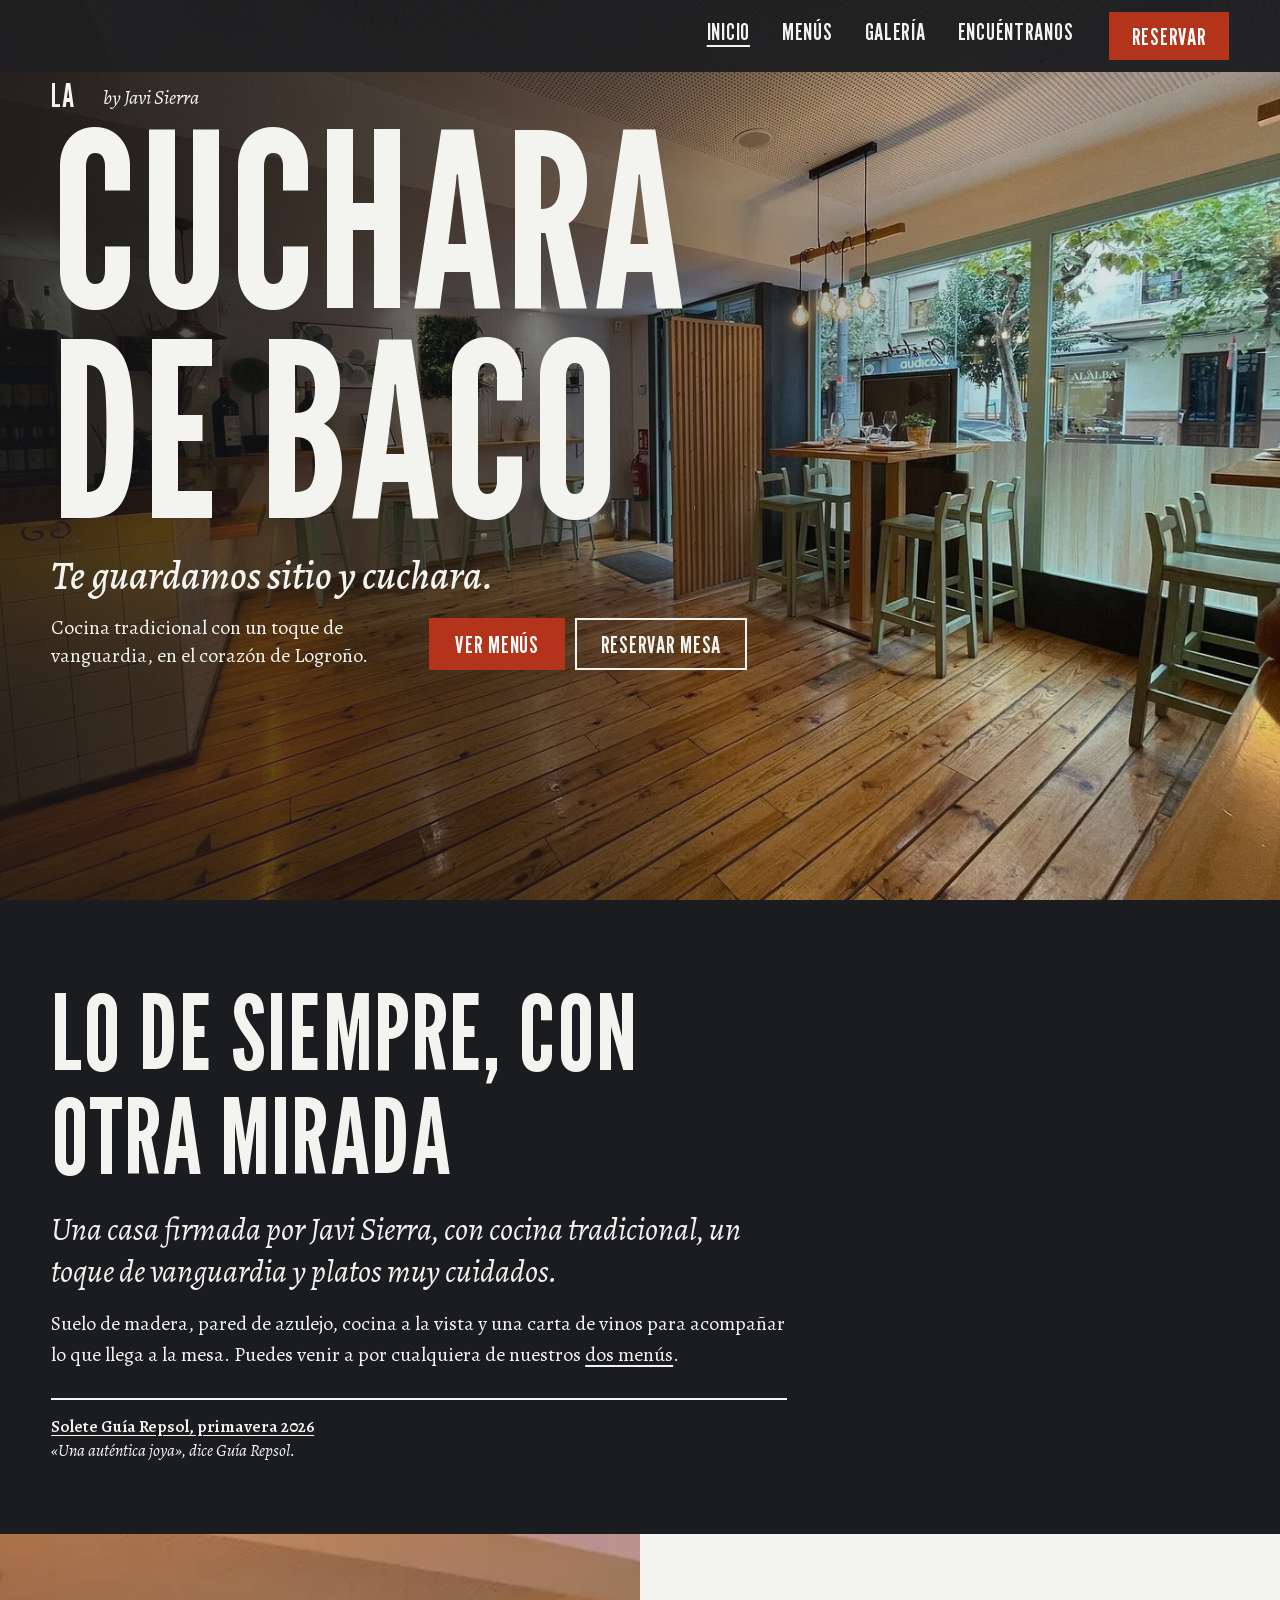
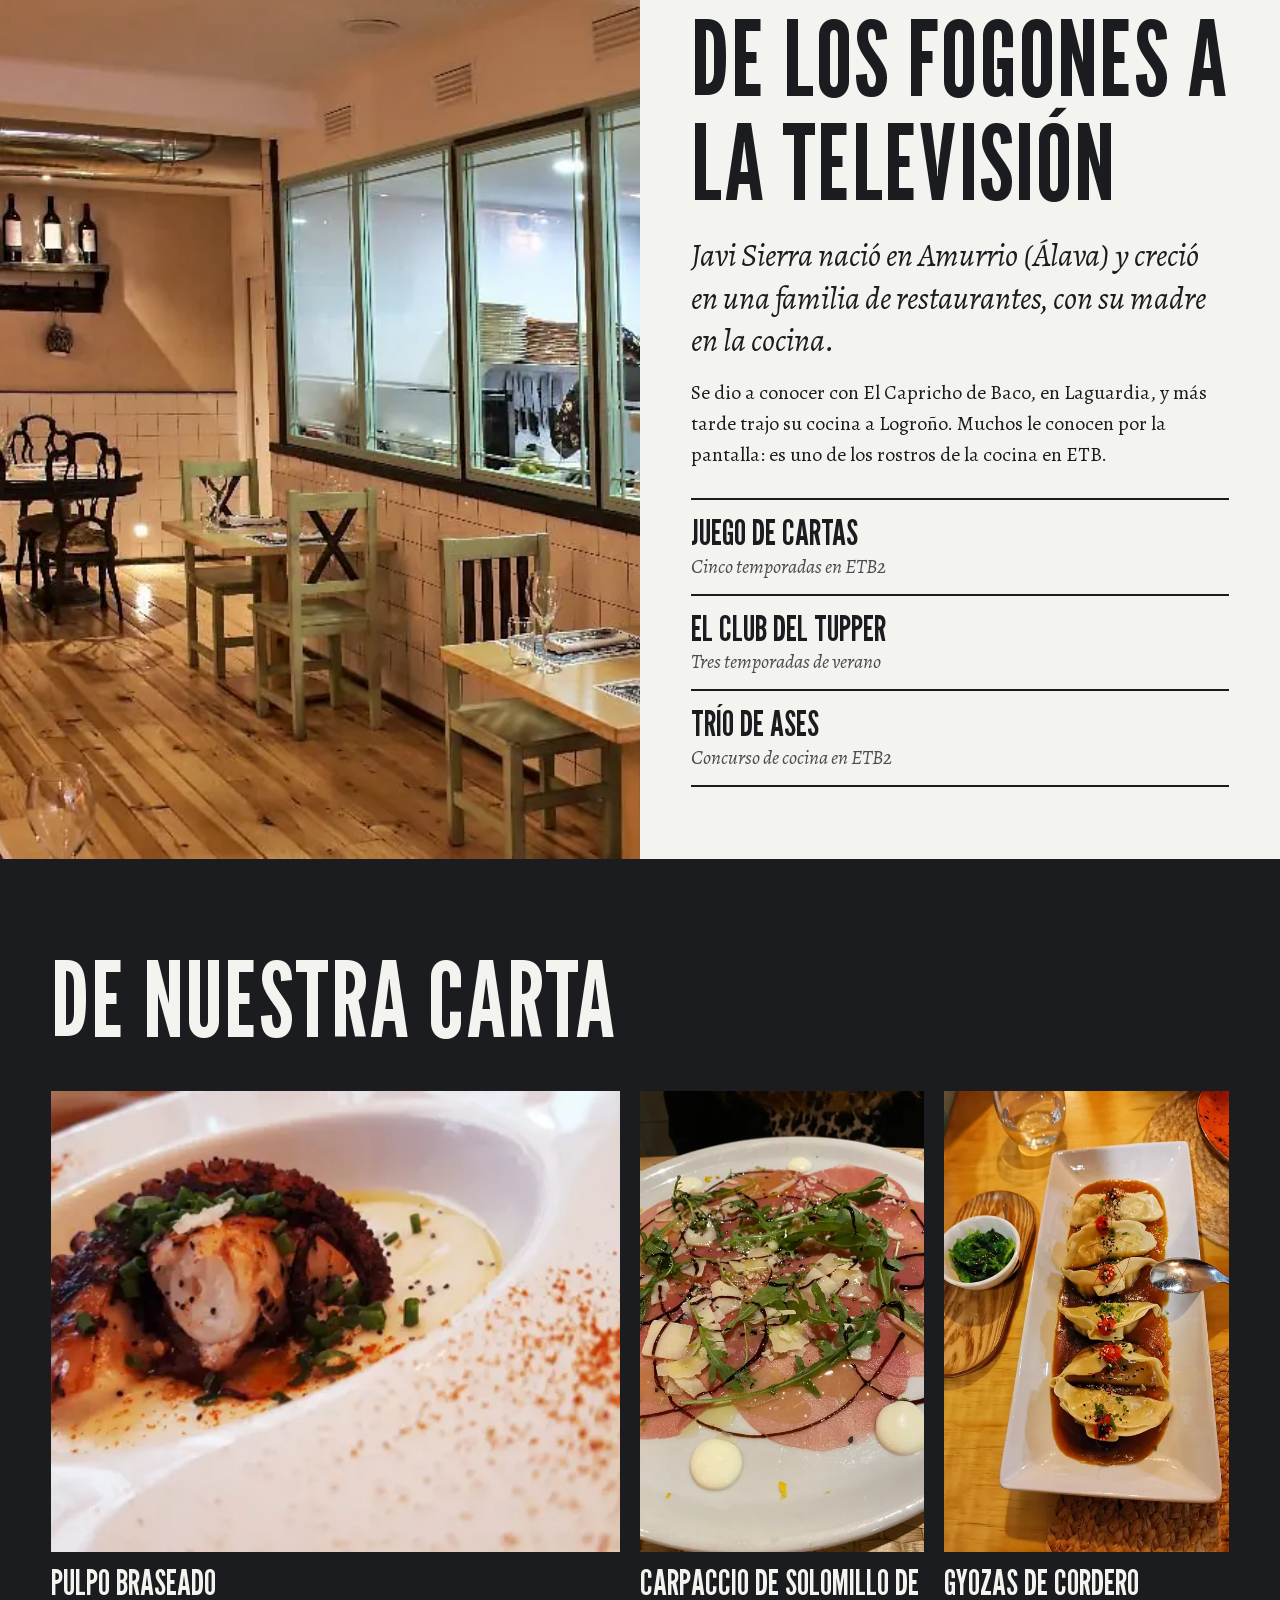
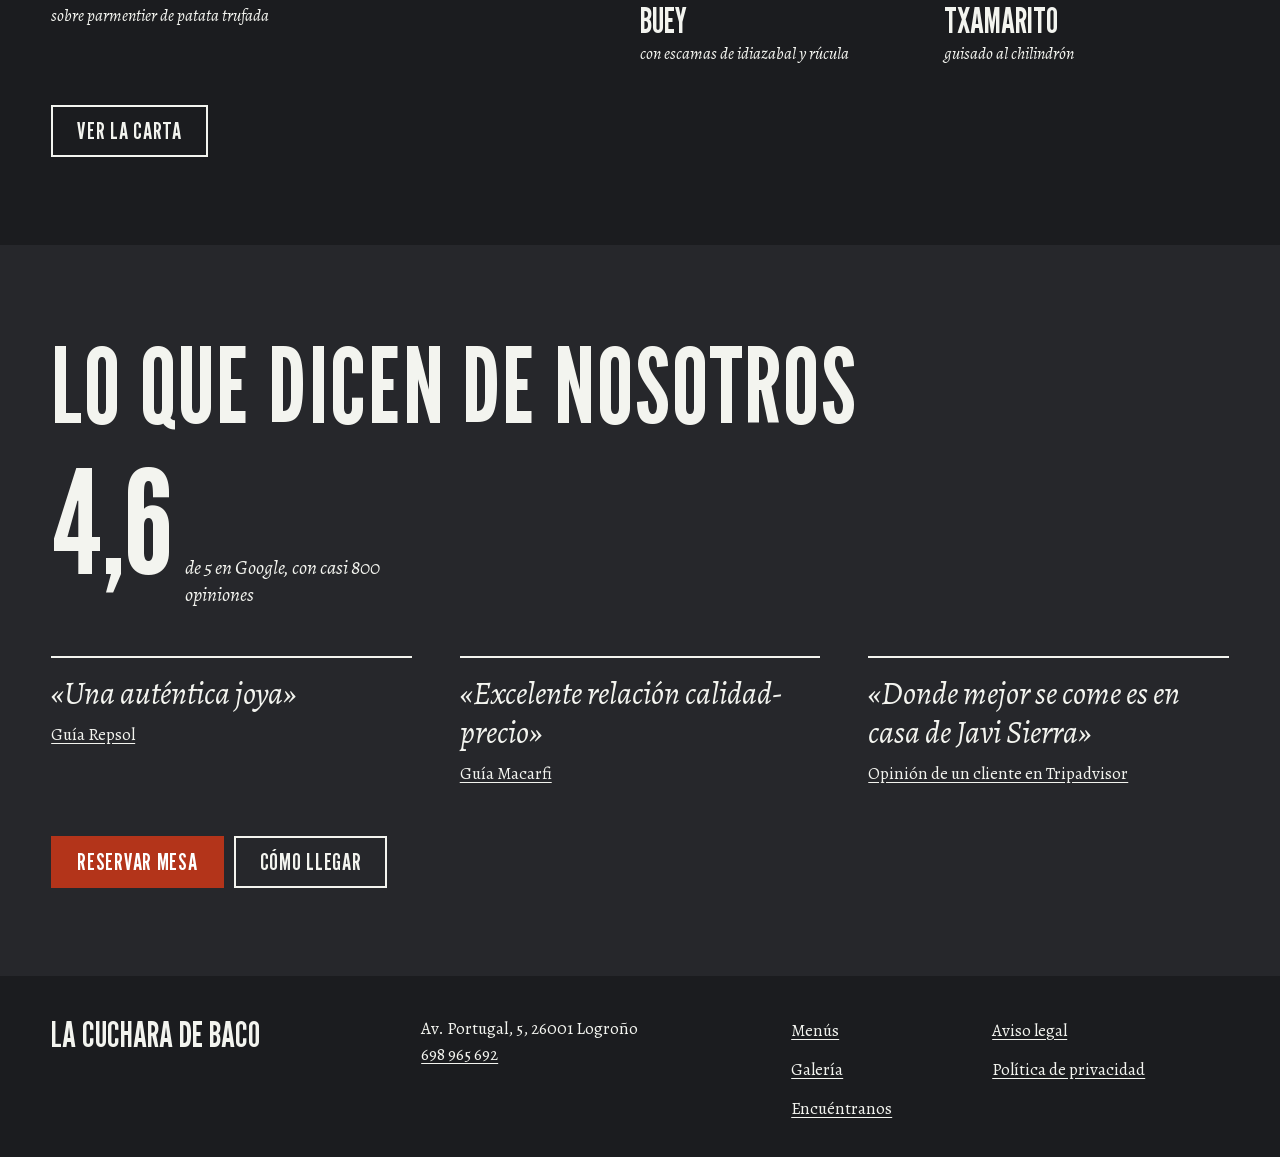
<file: index.html>
<!doctype html>
<html lang="es">
<head>
  <meta charset="utf-8">
  <meta name="robots" content="noindex">
  <meta name="viewport" content="width=device-width, initial-scale=1, viewport-fit=cover">
  <title>La Cuchara de Baco | Restaurante en Logroño, Av. Portugal 5</title>
  <meta name="description" content="Restaurante en el corazón de Logroño: cocina tradicional con un toque de vanguardia, menú ejecutivo y menú del día o de fin de semana. Reservas en el 698 965 692.">
  <meta property="og:type" content="website">
  <meta property="og:locale" content="es_ES">
  <meta property="og:site_name" content="La Cuchara de Baco">
  <meta property="og:title" content="La Cuchara de Baco | Restaurante en Logroño">
  <meta property="og:description" content="Cocina tradicional con un toque de vanguardia en la Avenida de Portugal, 5. Menú ejecutivo y menú del día o de fin de semana.">
  <meta property="og:url" content="https://crsdigitalizacion.github.io/Restaurantebaco/">
  <meta property="og:image" content="https://crsdigitalizacion.github.io/Restaurantebaco/assets/img/compartir.jpg">
  <meta property="og:image:type" content="image/jpeg">
  <meta property="og:image:width" content="1200">
  <meta property="og:image:height" content="630">
  <meta property="og:image:alt" content="La Cuchara de Baco, restaurante en Logroño">
  <meta name="twitter:card" content="summary_large_image">
  <meta name="theme-color" content="#1b1c1f">
  <link rel="icon" href="favicon.svg" type="image/svg+xml">
  <link rel="preload" href="assets/fonts/league-gothic.woff2" as="font" type="font/woff2" crossorigin>
  <link rel="preload" href="assets/fonts/alegreya.woff2" as="font" type="font/woff2" crossorigin>
  <link rel="stylesheet" href="assets/css/styles.css?v=4">
  <script>
    /* Cortina al entrar en cada sección, salvo si se ha pedido reducir el movimiento. */
    if (!matchMedia('(prefers-reduced-motion: reduce)').matches) {
      document.documentElement.classList.add('con-entrada');
    }
  </script>
</head>
<body class="inicio">
  <div class="entrada" aria-hidden="true" data-entrada>
    <span class="entrada__telon entrada__telon--izquierda"></span>
    <span class="entrada__telon entrada__telon--derecha"></span>
    <p class="entrada__nombre">La Cuchara de Baco</p>
  </div>
  <div class="fondo" aria-hidden="true" data-fondo>
    <picture class="fondo__foto">
      <img src="assets/img/fondo-1.webp" alt="" width="1400" height="1050" fetchpriority="high">
    </picture>
  </div>
  <a class="saltar" href="#contenido">Saltar al contenido</a>

  <header class="cabecera">
    <a class="marca" href="#inicio" aria-label="La Cuchara de Baco, ir al inicio">La Cuchara de Baco</a>
    <nav class="nav" aria-label="Principal">
      <ul>
        <li><a href="index.html" aria-current="page">Inicio</a></li>
        <li><a href="menus.html">Menús</a></li>
        <li><a href="galeria.html">Galería</a></li>
        <li><a href="encuentranos.html">Encuéntranos</a></li>
      </ul>
      <a class="nav__reservar" href="encuentranos.html#reservar" data-reservar>Reservar</a>
    </nav>
  </header>

  <main id="contenido">
    <section class="portada" id="inicio">
      <div class="portada__texto">
        <h1 class="titulo">
          <span class="titulo__la">La</span>
          <span class="titulo__linea">Cuchara</span>
          <span class="titulo__linea">de Baco</span>
          <span class="visual-oculto">, restaurante en Logroño</span>
        </h1>
        <p class="firma" data-firma>by Javi Sierra</p>
        <div class="portada__pie">
          <p class="frase">Te guardamos sitio y cuchara.</p>
          <p class="portada__sub">Cocina tradicional con un toque de vanguardia, en el corazón de Logroño.</p>
          <div class="portada__acciones">
            <a class="boton boton--relleno" href="menus.html">Ver menús</a>
            <a class="boton boton--linea-clara" href="tel:+34698965692" data-tel data-llamar>Llamar para reservar</a>
          </div>
        </div>
      </div>

    </section>

    <section class="casa" aria-labelledby="casa-titulo">
      <div class="casa__texto">
        <h2 id="casa-titulo">Lo de siempre, con otra mirada</h2>
        <p class="casa__entrada">Una casa firmada por Javi Sierra, con cocina tradicional, un toque de vanguardia y platos muy cuidados.</p>
        <p>Suelo de madera, pared de azulejo, cocina a la vista y una carta de vinos para acompañar lo que llega a la mesa. Puedes venir a por cualquiera de nuestros <a href="menus.html">dos menús</a>.</p>
        <p class="casa__distincion" data-distincion hidden></p>
      </div>
    </section>

    <section class="historia" aria-labelledby="historia-titulo">
      <img class="historia__foto" src="assets/img/local-comedor-1200.webp" alt="Comedor con la cocina a la vista tras una cristalera de marcos verde agua" width="970" height="635" loading="lazy" decoding="async">
      <div class="historia__texto">
        <h2 id="historia-titulo">De los fogones a la televisión</h2>
        <p class="historia__entrada">Javi Sierra nació en Amurrio (Álava) y creció en una familia de restaurantes, con su madre en la cocina.</p>
        <p>Se dio a conocer con El Capricho de Baco, en Laguardia, y más tarde trajo su cocina a Logroño. Muchos le conocen por la pantalla: es uno de los rostros de la cocina en ETB.</p>
        <ul class="historia__programas" aria-label="Programas de televisión presentados por Javi Sierra en ETB">
          <li><strong>Juego de cartas</strong> <span>Cinco temporadas en ETB2</span></li>
          <li><strong>El club del tupper</strong> <span>Tres temporadas de verano</span></li>
          <li><strong>Trío de ases</strong> <span>Concurso de cocina en ETB2</span></li>
        </ul>
      </div>
    </section>

    <section class="destacados" aria-labelledby="destacados-titulo">
      <h2 id="destacados-titulo">De nuestra carta</h2>
      <div class="destacados__lista" data-destacados></div>
      <a class="boton boton--linea-clara" href="menus.html#carta">Ver la carta</a>
    </section>

    <section class="opiniones" aria-labelledby="opiniones-titulo">
      <h2 id="opiniones-titulo">Lo que dicen de nosotros</h2>
      <p class="opiniones__nota" data-valoracion hidden></p>
      <div class="opiniones__lista" data-opiniones></div>
      <div class="opiniones__acciones">
        <a class="boton boton--relleno" href="tel:+34698965692" data-tel data-llamar>Llamar para reservar</a>
        <a class="boton boton--linea-clara" href="encuentranos.html">Cómo llegar</a>
      </div>
    </section>
  </main>

  <footer class="pie">
    <p class="pie__marca">La Cuchara de Baco</p>
    <div class="pie__contacto">
      <p><span data-calle>Av. Portugal, 5</span>, <span data-cp>26001</span> <span data-ciudad>Logroño</span></p>
      <p><a href="tel:+34698965692" data-tel data-tel-texto>698 965 692</a></p>
    </div>
    <nav aria-label="Pie de página">
      <ul>
        <li><a href="menus.html">Menús</a></li>
        <li><a href="galeria.html">Galería</a></li>
        <li><a href="encuentranos.html">Encuéntranos</a></li>
      </ul>
    </nav>
    <nav aria-label="Información legal">
      <ul>
        <li><a href="aviso-legal.html" data-aviso-legal>Aviso legal</a></li>
        <li><a href="privacidad.html" data-privacidad>Política de privacidad</a></li>
      </ul>
    </nav>
  </footer>

  <nav class="barra" aria-label="Accesos rápidos">
    <a href="menus.html">Menús</a>
    <a href="galeria.html">Galería</a>
    <a href="encuentranos.html">Encuéntranos</a>
    <a class="barra__reservar" href="encuentranos.html#reservar" data-reservar>Reservar</a>
  </nav>

  <script src="assets/js/config.js"></script>
  <script src="assets/js/main.js"></script>
</body>
</html>
</file>
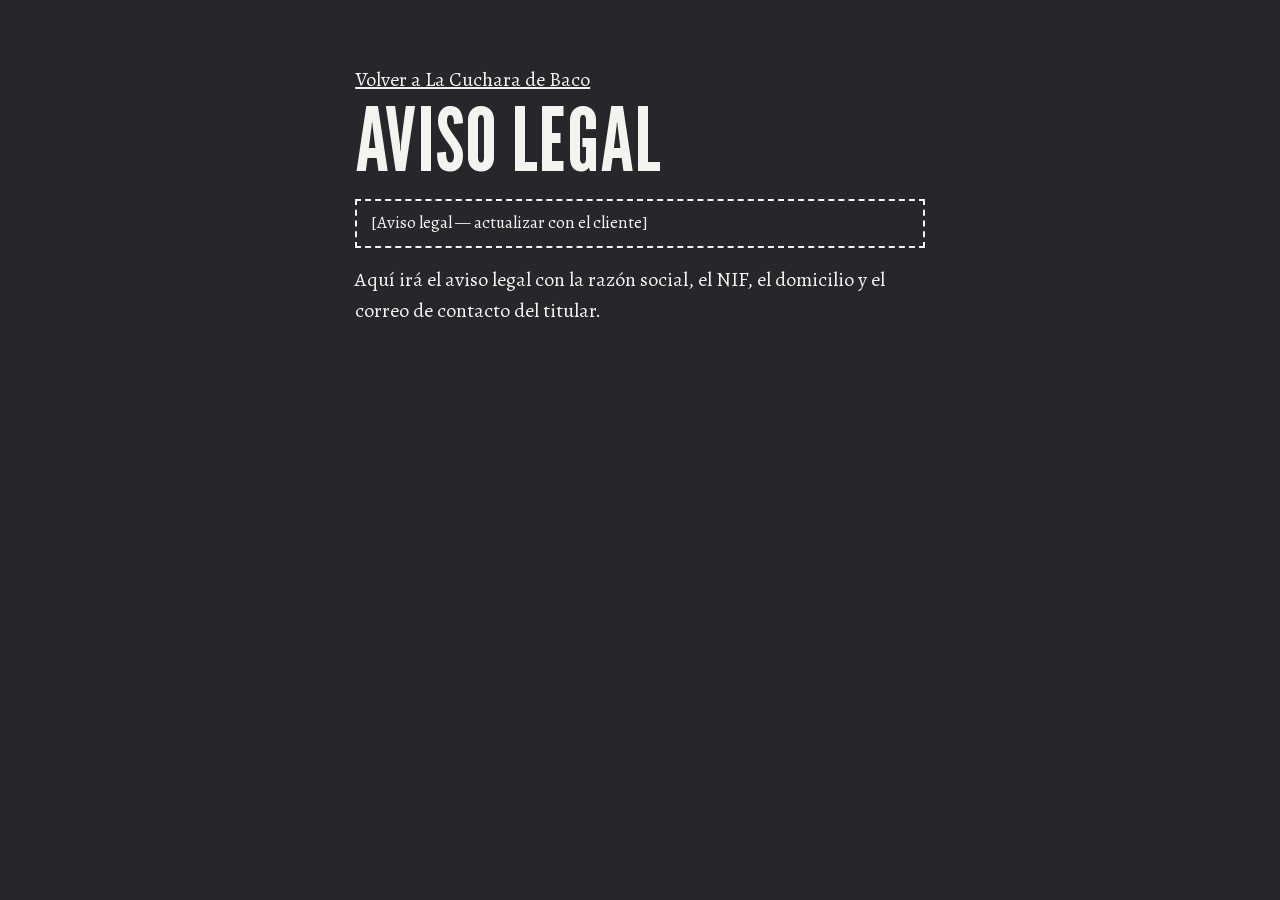
<file: aviso-legal.html>
<!doctype html>
<html lang="es">
<head>
  <meta charset="utf-8">
  <meta name="viewport" content="width=device-width, initial-scale=1">
  <title>Aviso legal | La Cuchara de Baco</title>
  <meta name="robots" content="noindex">
  <link rel="icon" href="favicon.svg" type="image/svg+xml">
  <link rel="stylesheet" href="assets/css/styles.css?v=4">
</head>
<body class="legal">
  <main>
    <p><a href="index.html">Volver a La Cuchara de Baco</a></p>
    <h1>Aviso legal</h1>
    <p class="hueco">[Aviso legal — actualizar con el cliente]</p>
    <p>Aquí irá el aviso legal con la razón social, el NIF, el domicilio y el correo de contacto del titular.</p>
  </main>
</body>
</html>
</file>
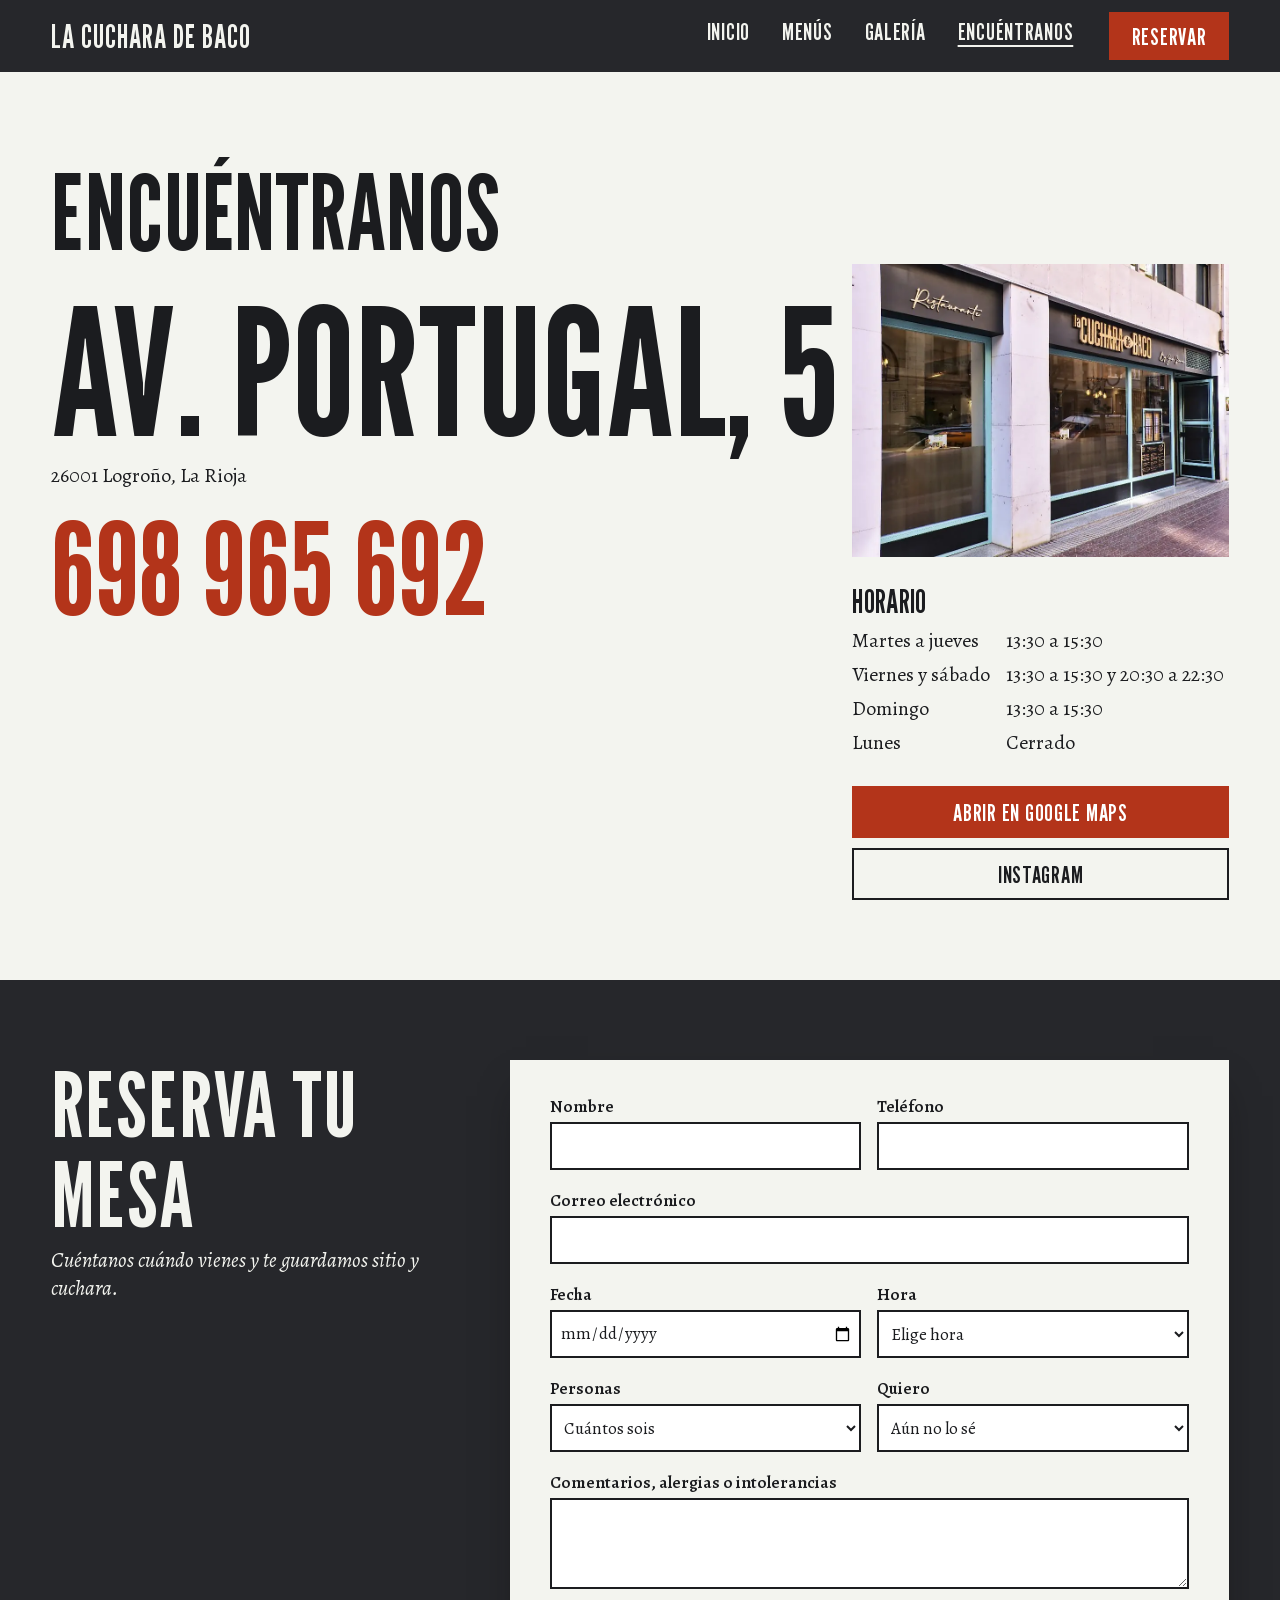
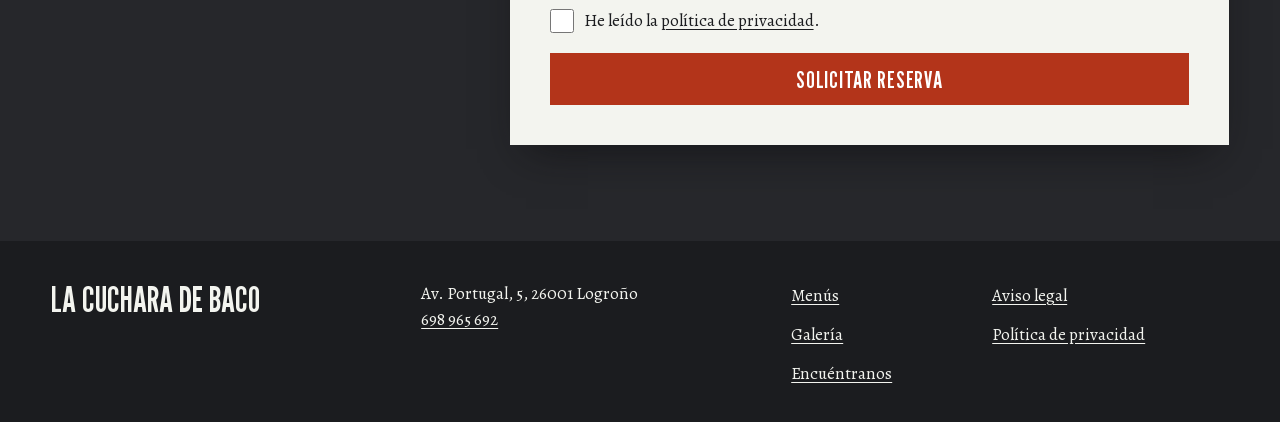
<file: encuentranos.html>
<!doctype html>
<html lang="es">
<head>
  <meta charset="utf-8">
  <meta name="robots" content="noindex">
  <meta name="viewport" content="width=device-width, initial-scale=1, viewport-fit=cover">
  <title>Encuéntranos | La Cuchara de Baco, Av. Portugal 5, Logroño</title>
  <meta name="description" content="La Cuchara de Baco está en la Avenida de Portugal, 5, 26001 Logroño. Reservas en el 698 965 692.">
  <meta property="og:type" content="website">
  <meta property="og:locale" content="es_ES">
  <meta property="og:site_name" content="La Cuchara de Baco">
  <meta property="og:title" content="Encuéntranos | La Cuchara de Baco">
  <meta property="og:description" content="Avenida de Portugal, 5, 26001 Logroño. Horario, cómo llegar y reservas.">
  <meta property="og:url" content="https://crsdigitalizacion.github.io/Restaurantebaco/encuentranos.html">
  <meta property="og:image" content="https://crsdigitalizacion.github.io/Restaurantebaco/assets/img/compartir.jpg">
  <meta property="og:image:type" content="image/jpeg">
  <meta property="og:image:width" content="1200">
  <meta property="og:image:height" content="630">
  <meta property="og:image:alt" content="La Cuchara de Baco, restaurante en Logroño">
  <meta name="twitter:card" content="summary_large_image">
  <meta name="theme-color" content="#26272b">
  <link rel="icon" href="favicon.svg" type="image/svg+xml">
  <link rel="preload" href="assets/fonts/league-gothic.woff2" as="font" type="font/woff2" crossorigin>
  <link rel="preload" href="assets/fonts/alegreya.woff2" as="font" type="font/woff2" crossorigin>
  <link rel="stylesheet" href="assets/css/styles.css?v=4">
  <script>
    /* Cortina al entrar en cada sección, salvo si se ha pedido reducir el movimiento. */
    if (!matchMedia('(prefers-reduced-motion: reduce)').matches) {
      document.documentElement.classList.add('con-entrada');
    }
  </script>
</head>
<body class="pagina-sitio">
  <div class="entrada" aria-hidden="true" data-entrada>
    <span class="entrada__telon entrada__telon--izquierda"></span>
    <span class="entrada__telon entrada__telon--derecha"></span>
    <p class="entrada__nombre">Encuéntranos</p>
  </div>
  <a class="saltar" href="#contenido">Saltar al contenido</a>

  <header class="cabecera">
    <a class="marca" href="index.html" aria-label="La Cuchara de Baco, ir al inicio">La Cuchara de Baco</a>
    <nav class="nav" aria-label="Principal">
      <ul>
        <li><a href="index.html">Inicio</a></li>
        <li><a href="menus.html">Menús</a></li>
        <li><a href="galeria.html">Galería</a></li>
        <li><a href="encuentranos.html" aria-current="page">Encuéntranos</a></li>
      </ul>
      <a class="nav__reservar" href="encuentranos.html#reservar" data-reservar>Reservar</a>
    </nav>
  </header>

  <main id="contenido">
    <section class="sitio" id="encuentranos" aria-labelledby="sitio-titulo">
      <h1 id="sitio-titulo">Encuéntranos</h1>
      <address class="sitio__datos">
        <a class="sitio__direccion" href="#" data-mapa>
          <span data-calle>Av. Portugal, 5</span>
          <small><span data-cp>26001</span> <span data-ciudad>Logroño</span>, <span data-region>La Rioja</span></small>
        </a>
        <a class="sitio__telefono" href="tel:+34698965692" data-tel data-tel-texto>698 965 692</a>
      </address>
      <div class="sitio__lateral">
        <img class="sitio__foto" data-fachada src="assets/img/local-fachada-1200.webp" alt="Fachada de La Cuchara de Baco, con rótulo dorado y marcos verde agua" width="857" height="666" loading="lazy" decoding="async">
        <div class="sitio__horario" data-horario>
          <h3>Horario</h3>
          <p>Llámanos y te decimos a qué hora abrimos hoy.</p>
        </div>
        <div class="sitio__acciones">
          <a class="boton boton--relleno" href="#" data-mapa>Abrir en Google Maps</a>
          <a class="boton boton--linea" href="https://www.instagram.com/lacucharadebaco/" data-instagram rel="noopener">Instagram</a>
        </div>
      </div>
    </section>

    <section class="reserva" id="reservar" aria-labelledby="reserva-titulo">
      <div class="reserva__cabeza">
        <h2 id="reserva-titulo">Reserva tu mesa</h2>
        <p>Cuéntanos cuándo vienes y te guardamos sitio y cuchara.</p>
      </div>
      <form class="formulario" data-reserva>
        <div class="campo">
          <label for="r-nombre">Nombre</label>
          <input id="r-nombre" name="nombre" type="text" autocomplete="name" required>
        </div>
        <div class="campo">
          <label for="r-telefono">Teléfono</label>
          <input id="r-telefono" name="telefono" type="tel" autocomplete="tel" required>
        </div>
        <div class="campo campo--ancho">
          <label for="r-correo">Correo electrónico</label>
          <input id="r-correo" name="correo" type="email" autocomplete="email">
        </div>
        <div class="campo campo--fecha">
          <label for="r-fecha">Fecha</label>
          <input id="r-fecha" name="fecha" type="date" required data-reserva-fecha>
        </div>
        <div class="campo">
          <label for="r-hora">Hora</label>
          <select id="r-hora" name="hora" required>
            <option value="">Elige hora</option>
            <optgroup label="Comida">
              <option>13:30</option>
              <option>14:00</option>
              <option>14:30</option>
              <option>15:00</option>
            </optgroup>
            <optgroup label="Cena (viernes y sábado)">
              <option>20:30</option>
              <option>21:00</option>
              <option>21:30</option>
              <option>22:00</option>
            </optgroup>
          </select>
        </div>
        <div class="campo">
          <label for="r-personas">Personas</label>
          <select id="r-personas" name="personas" required>
            <option value="">Cuántos sois</option>
            <option>1</option>
            <option>2</option>
            <option>3</option>
            <option>4</option>
            <option>5</option>
            <option>6</option>
            <option>7</option>
            <option>8</option>
            <option>Más de 8</option>
          </select>
        </div>
        <div class="campo campo--menu">
          <label for="r-menu">Quiero</label>
          <select id="r-menu" name="menu">
            <option>Aún no lo sé</option>
            <option>Menú del día / fin de semana</option>
            <option>Menú ejecutivo</option>
            <option>Comer de carta</option>
          </select>
        </div>
        <div class="campo campo--ancho">
          <label for="r-notas">Comentarios, alergias o intolerancias</label>
          <textarea id="r-notas" name="notas" rows="3"></textarea>
        </div>
        <div class="campo campo--ancho campo--casilla">
          <input id="r-privacidad" name="privacidad" type="checkbox" required>
          <label for="r-privacidad">He leído la <a href="privacidad.html" data-privacidad>política de privacidad</a>.</label>
        </div>
        <button class="boton boton--relleno campo--ancho" type="submit">Solicitar reserva</button>
        <p class="formulario__aviso campo--ancho" role="status" data-reserva-aviso hidden></p>
      </form>
    </section>
  </main>

  <footer class="pie">
    <p class="pie__marca">La Cuchara de Baco</p>
    <div class="pie__contacto">
      <p><span data-calle>Av. Portugal, 5</span>, <span data-cp>26001</span> <span data-ciudad>Logroño</span></p>
      <p><a href="tel:+34698965692" data-tel data-tel-texto>698 965 692</a></p>
    </div>
    <nav aria-label="Pie de página">
      <ul>
        <li><a href="menus.html">Menús</a></li>
        <li><a href="galeria.html">Galería</a></li>
        <li><a href="encuentranos.html" aria-current="page">Encuéntranos</a></li>
      </ul>
    </nav>
    <nav aria-label="Información legal">
      <ul>
        <li><a href="aviso-legal.html" data-aviso-legal>Aviso legal</a></li>
        <li><a href="privacidad.html" data-privacidad>Política de privacidad</a></li>
      </ul>
    </nav>
  </footer>

  <nav class="barra" aria-label="Accesos rápidos">
    <a href="menus.html">Menús</a>
    <a href="galeria.html">Galería</a>
    <a href="encuentranos.html" aria-current="page">Encuéntranos</a>
    <a class="barra__reservar" href="encuentranos.html#reservar" data-reservar>Reservar</a>
  </nav>

  <script src="assets/js/config.js"></script>
  <script src="assets/js/main.js"></script>
</body>
</html>
</file>
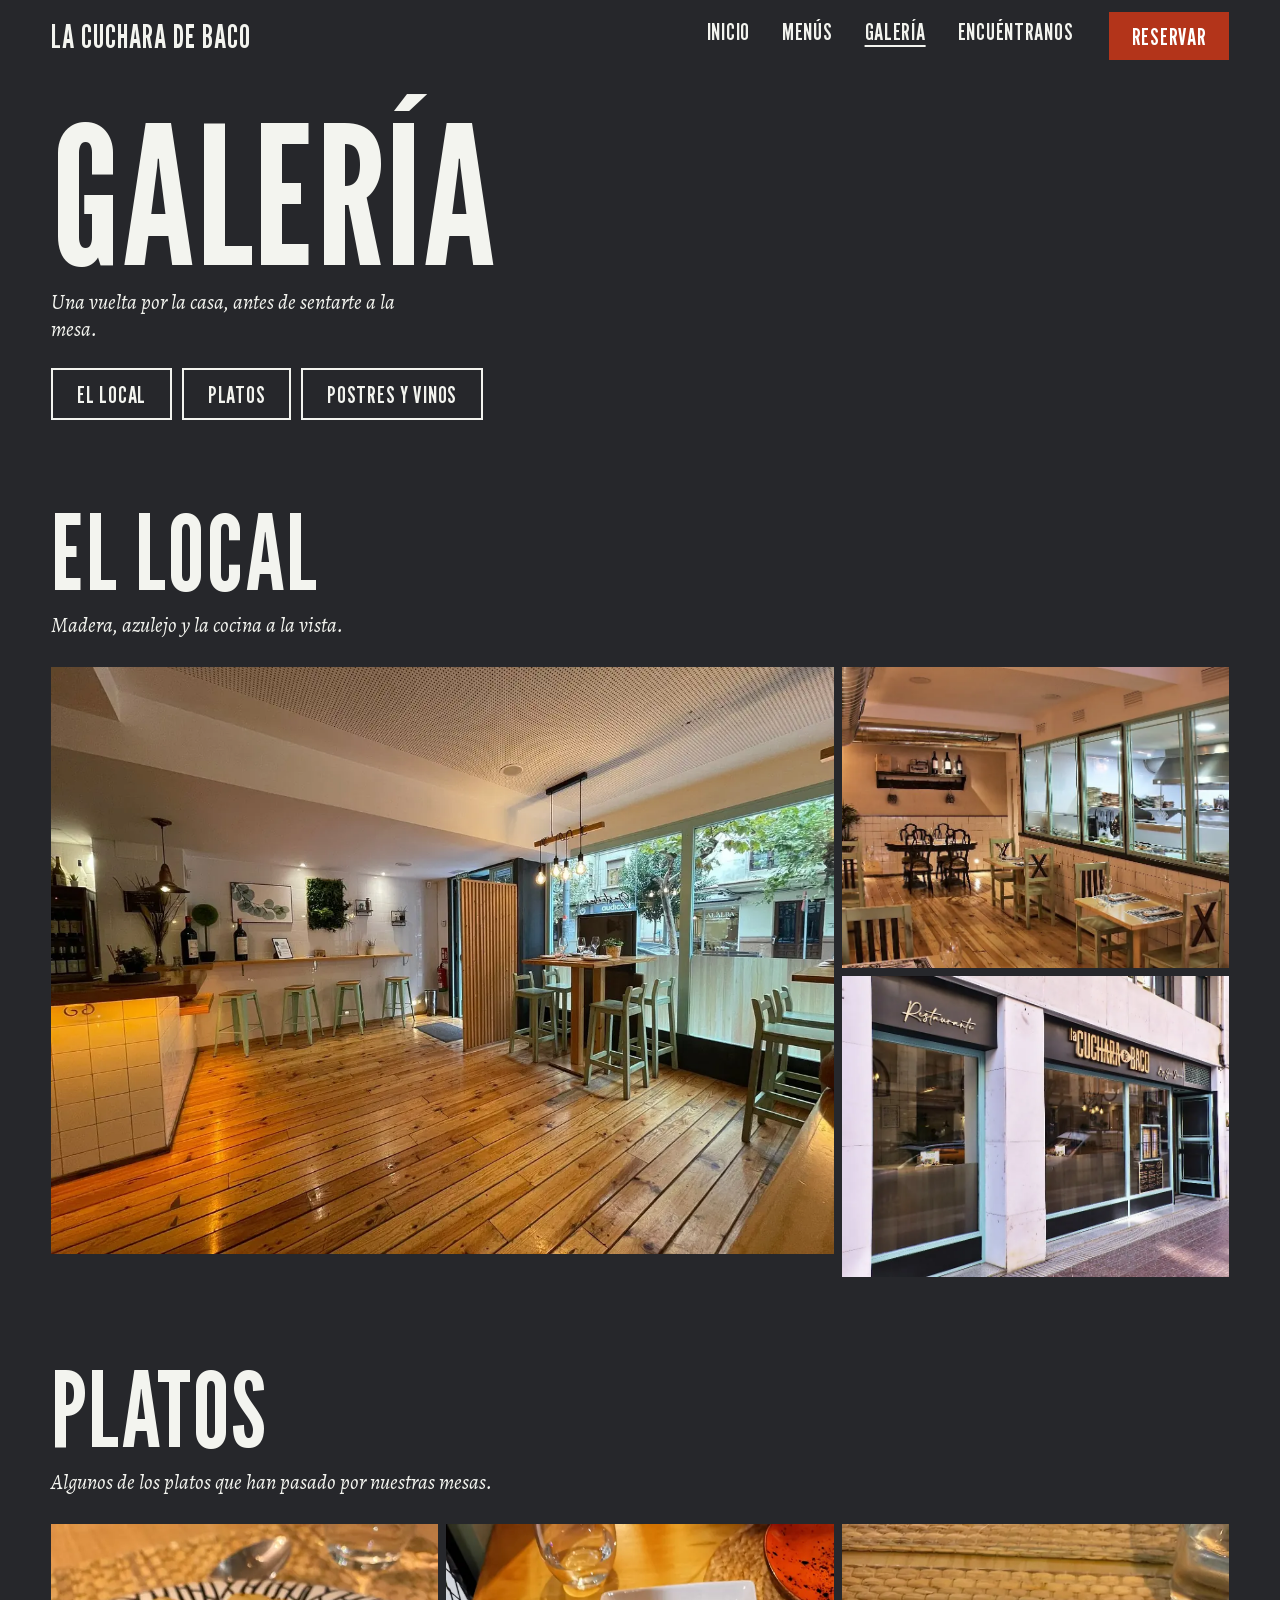
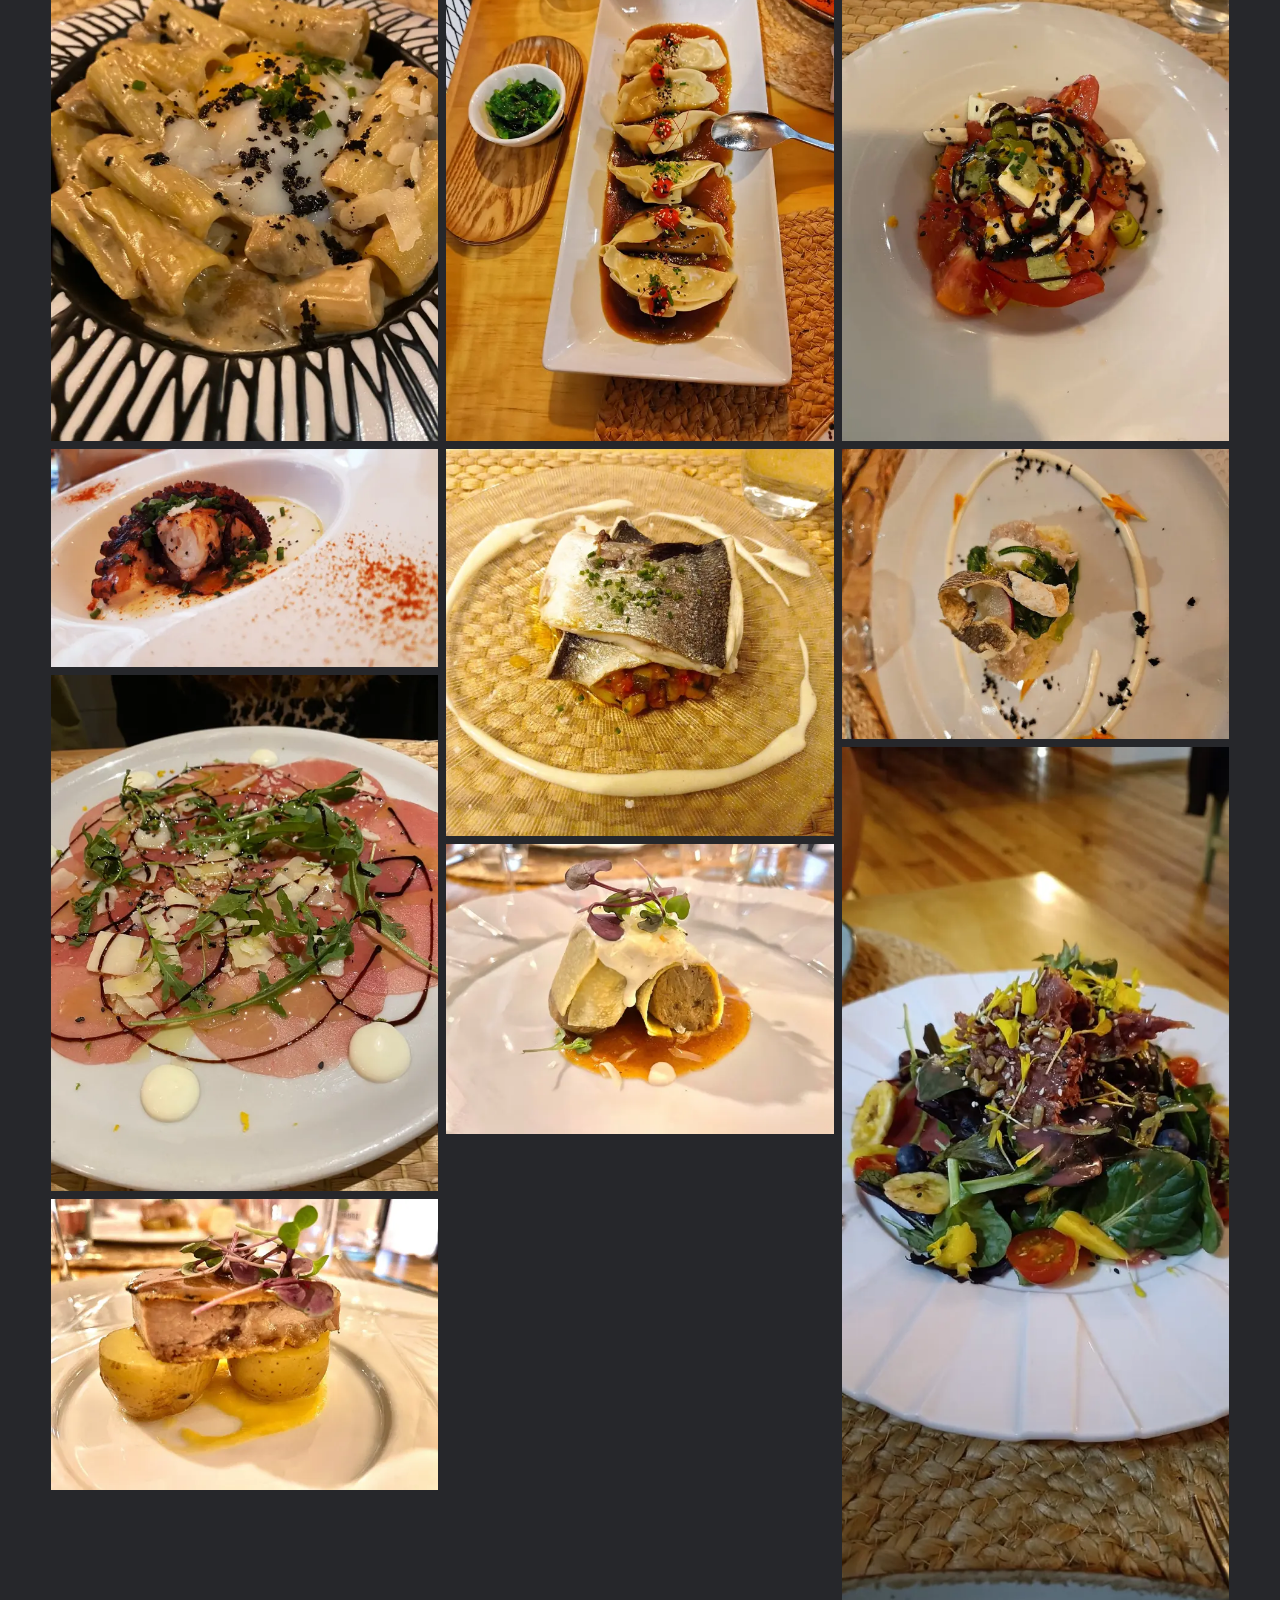
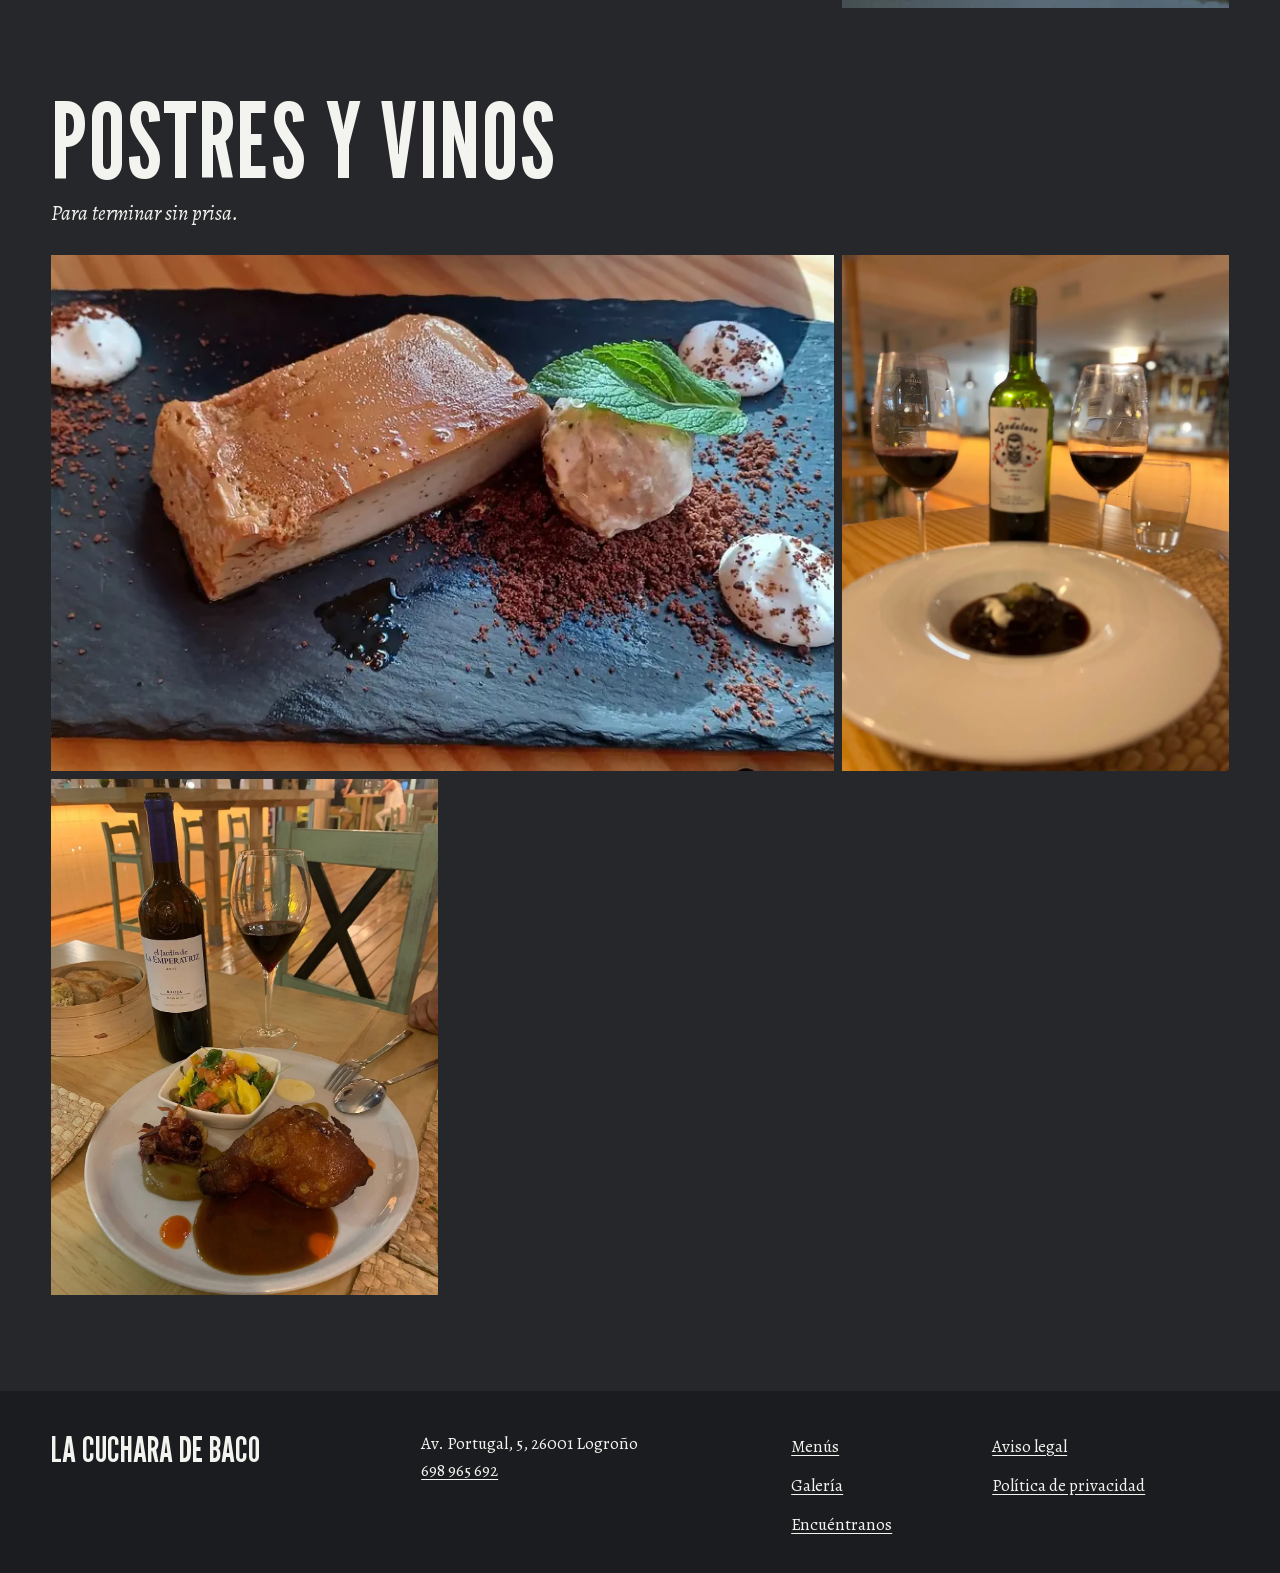
<file: galeria.html>
<!doctype html>
<html lang="es">
<head>
  <meta charset="utf-8">
  <meta name="robots" content="noindex">
  <meta name="viewport" content="width=device-width, initial-scale=1, viewport-fit=cover">
  <title>Galería | La Cuchara de Baco, restaurante en Logroño</title>
  <meta name="description" content="Fotos del local y de los platos de La Cuchara de Baco, restaurante en la Avenida de Portugal, 5, Logroño.">
  <meta property="og:type" content="website">
  <meta property="og:locale" content="es_ES">
  <meta property="og:site_name" content="La Cuchara de Baco">
  <meta property="og:title" content="Galería | La Cuchara de Baco">
  <meta property="og:description" content="Fotos del local y de los platos de La Cuchara de Baco, en la Avenida de Portugal, 5, Logroño.">
  <meta property="og:url" content="https://crsdigitalizacion.github.io/Restaurantebaco/galeria.html">
  <meta property="og:image" content="https://crsdigitalizacion.github.io/Restaurantebaco/assets/img/compartir.jpg">
  <meta property="og:image:type" content="image/jpeg">
  <meta property="og:image:width" content="1200">
  <meta property="og:image:height" content="630">
  <meta property="og:image:alt" content="La Cuchara de Baco, restaurante en Logroño">
  <meta name="twitter:card" content="summary_large_image">
  <meta name="theme-color" content="#26272b">
  <link rel="icon" href="favicon.svg" type="image/svg+xml">
  <link rel="preload" href="assets/fonts/league-gothic.woff2" as="font" type="font/woff2" crossorigin>
  <link rel="preload" href="assets/fonts/alegreya.woff2" as="font" type="font/woff2" crossorigin>
  <link rel="stylesheet" href="assets/css/styles.css?v=4">
  <script>
    /* Cortina al entrar en cada sección, salvo si se ha pedido reducir el movimiento. */
    if (!matchMedia('(prefers-reduced-motion: reduce)').matches) {
      document.documentElement.classList.add('con-entrada');
    }
  </script>
</head>
<body class="pagina-galeria">
  <div class="entrada" aria-hidden="true" data-entrada>
    <span class="entrada__telon entrada__telon--izquierda"></span>
    <span class="entrada__telon entrada__telon--derecha"></span>
    <p class="entrada__nombre">Galería</p>
  </div>
  <a class="saltar" href="#contenido">Saltar al contenido</a>

  <header class="cabecera">
    <a class="marca" href="index.html" aria-label="La Cuchara de Baco, ir al inicio">La Cuchara de Baco</a>
    <nav class="nav" aria-label="Principal">
      <ul>
        <li><a href="index.html">Inicio</a></li>
        <li><a href="menus.html">Menús</a></li>
        <li><a href="galeria.html" aria-current="page">Galería</a></li>
        <li><a href="encuentranos.html">Encuéntranos</a></li>
      </ul>
      <a class="nav__reservar" href="encuentranos.html#reservar" data-reservar>Reservar</a>
    </nav>
  </header>

  <main id="contenido" class="menus-pagina">
    <h1 class="menus-pagina__titulo">Galería</h1>
    <p class="menus-pagina__intro">Una vuelta por la casa, antes de sentarte a la mesa.</p>
    <nav class="menus-pagina__saltos" aria-label="Ir a una sección" data-galeria-saltos></nav>
    <div data-galeria></div>
  </main>

  <footer class="pie">
    <p class="pie__marca">La Cuchara de Baco</p>
    <div class="pie__contacto">
      <p><span data-calle>Av. Portugal, 5</span>, <span data-cp>26001</span> <span data-ciudad>Logroño</span></p>
      <p><a href="tel:+34698965692" data-tel data-tel-texto>698 965 692</a></p>
    </div>
    <nav aria-label="Pie de página">
      <ul>
        <li><a href="menus.html">Menús</a></li>
        <li><a href="galeria.html" aria-current="page">Galería</a></li>
        <li><a href="encuentranos.html">Encuéntranos</a></li>
      </ul>
    </nav>
    <nav aria-label="Información legal">
      <ul>
        <li><a href="aviso-legal.html" data-aviso-legal>Aviso legal</a></li>
        <li><a href="privacidad.html" data-privacidad>Política de privacidad</a></li>
      </ul>
    </nav>
  </footer>

  <nav class="barra" aria-label="Accesos rápidos">
    <a href="menus.html">Menús</a>
    <a href="galeria.html" aria-current="page">Galería</a>
    <a href="encuentranos.html">Encuéntranos</a>
    <a class="barra__reservar" href="encuentranos.html#reservar" data-reservar>Reservar</a>
  </nav>

  <dialog class="visor" data-visor aria-label="Foto ampliada">
    <div class="visor__marco">
      <div class="visor__barra">
        <p class="visor__cuenta" data-visor-cuenta></p>
        <form method="dialog"><button class="visor__boton">Cerrar</button></form>
      </div>
      <figure class="visor__foto">
        <img data-visor-img alt="">
        <figcaption data-visor-pie></figcaption>
      </figure>
      <div class="visor__pasos">
        <button class="visor__boton" type="button" data-visor-paso="-1">Anterior</button>
        <button class="visor__boton" type="button" data-visor-paso="1">Siguiente</button>
      </div>
    </div>
  </dialog>

  <script src="assets/js/config.js"></script>
  <script src="assets/js/main.js"></script>
</body>
</html>
</file>
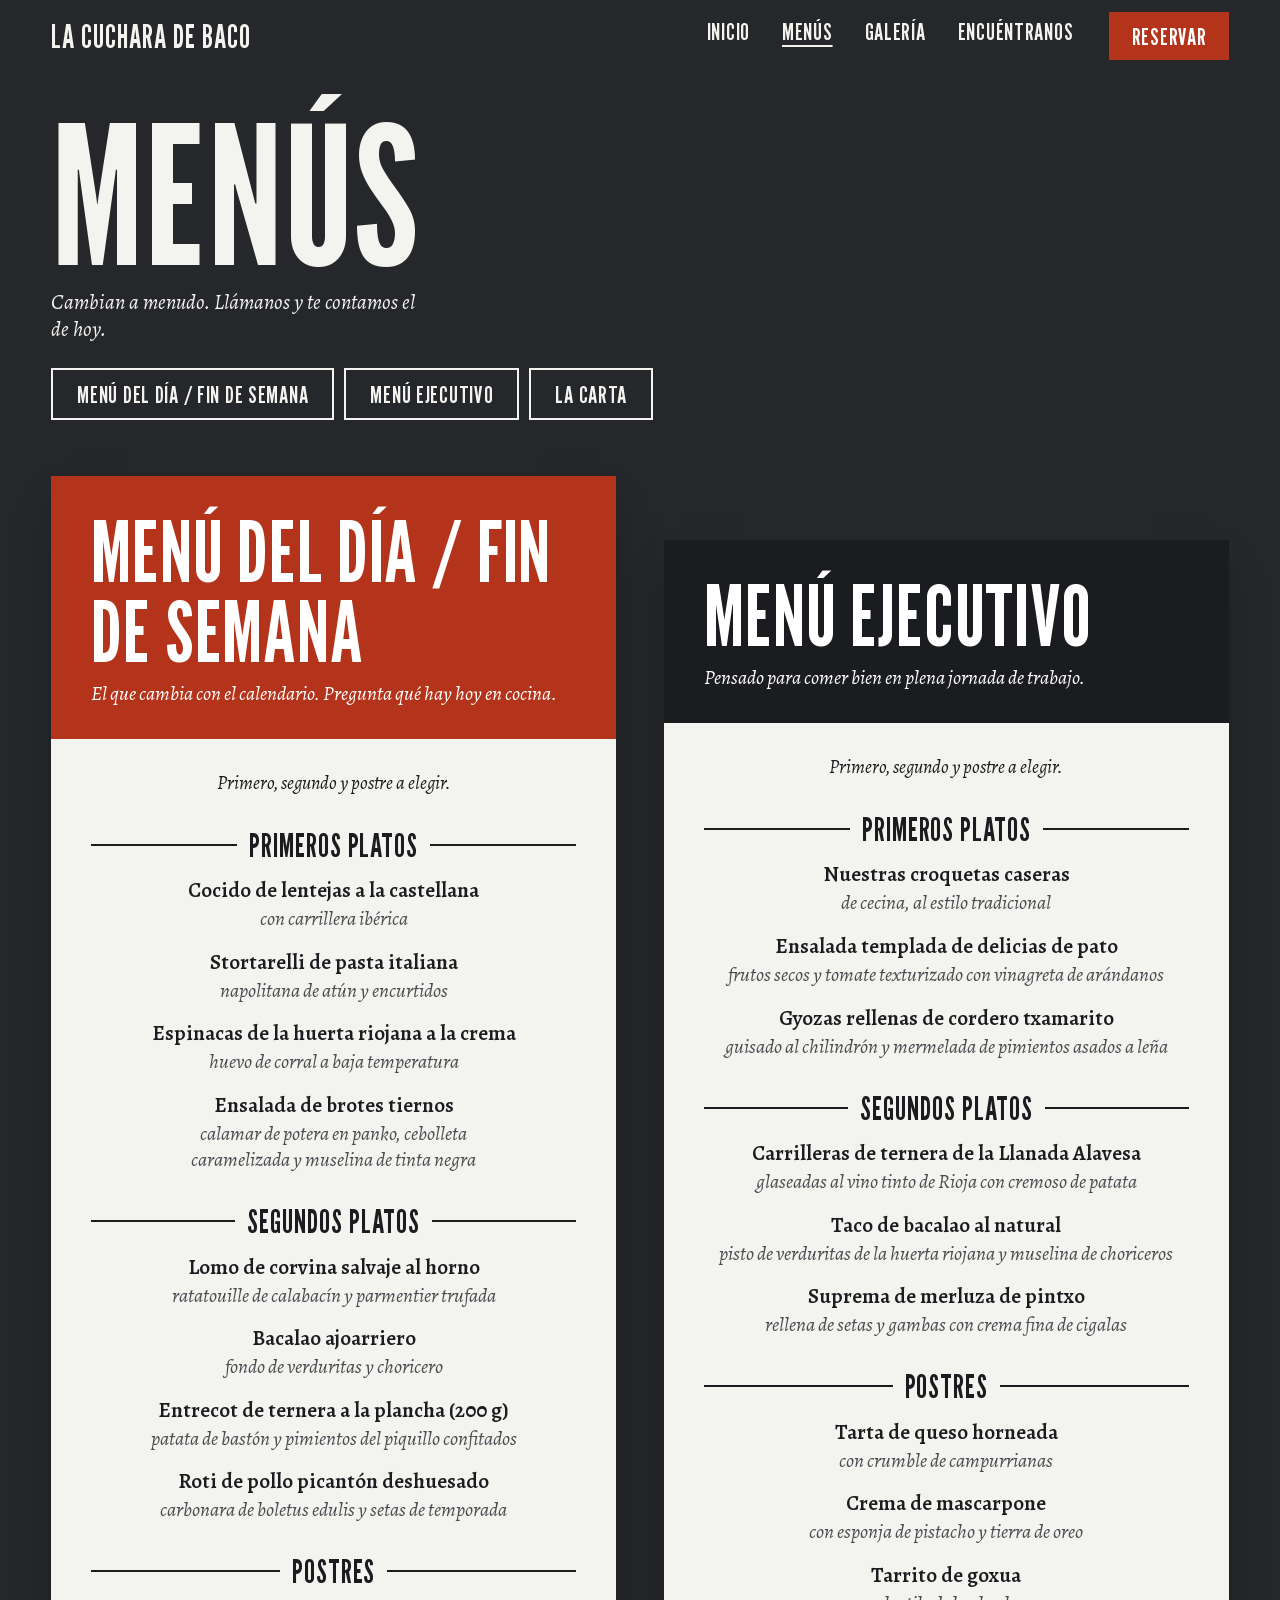
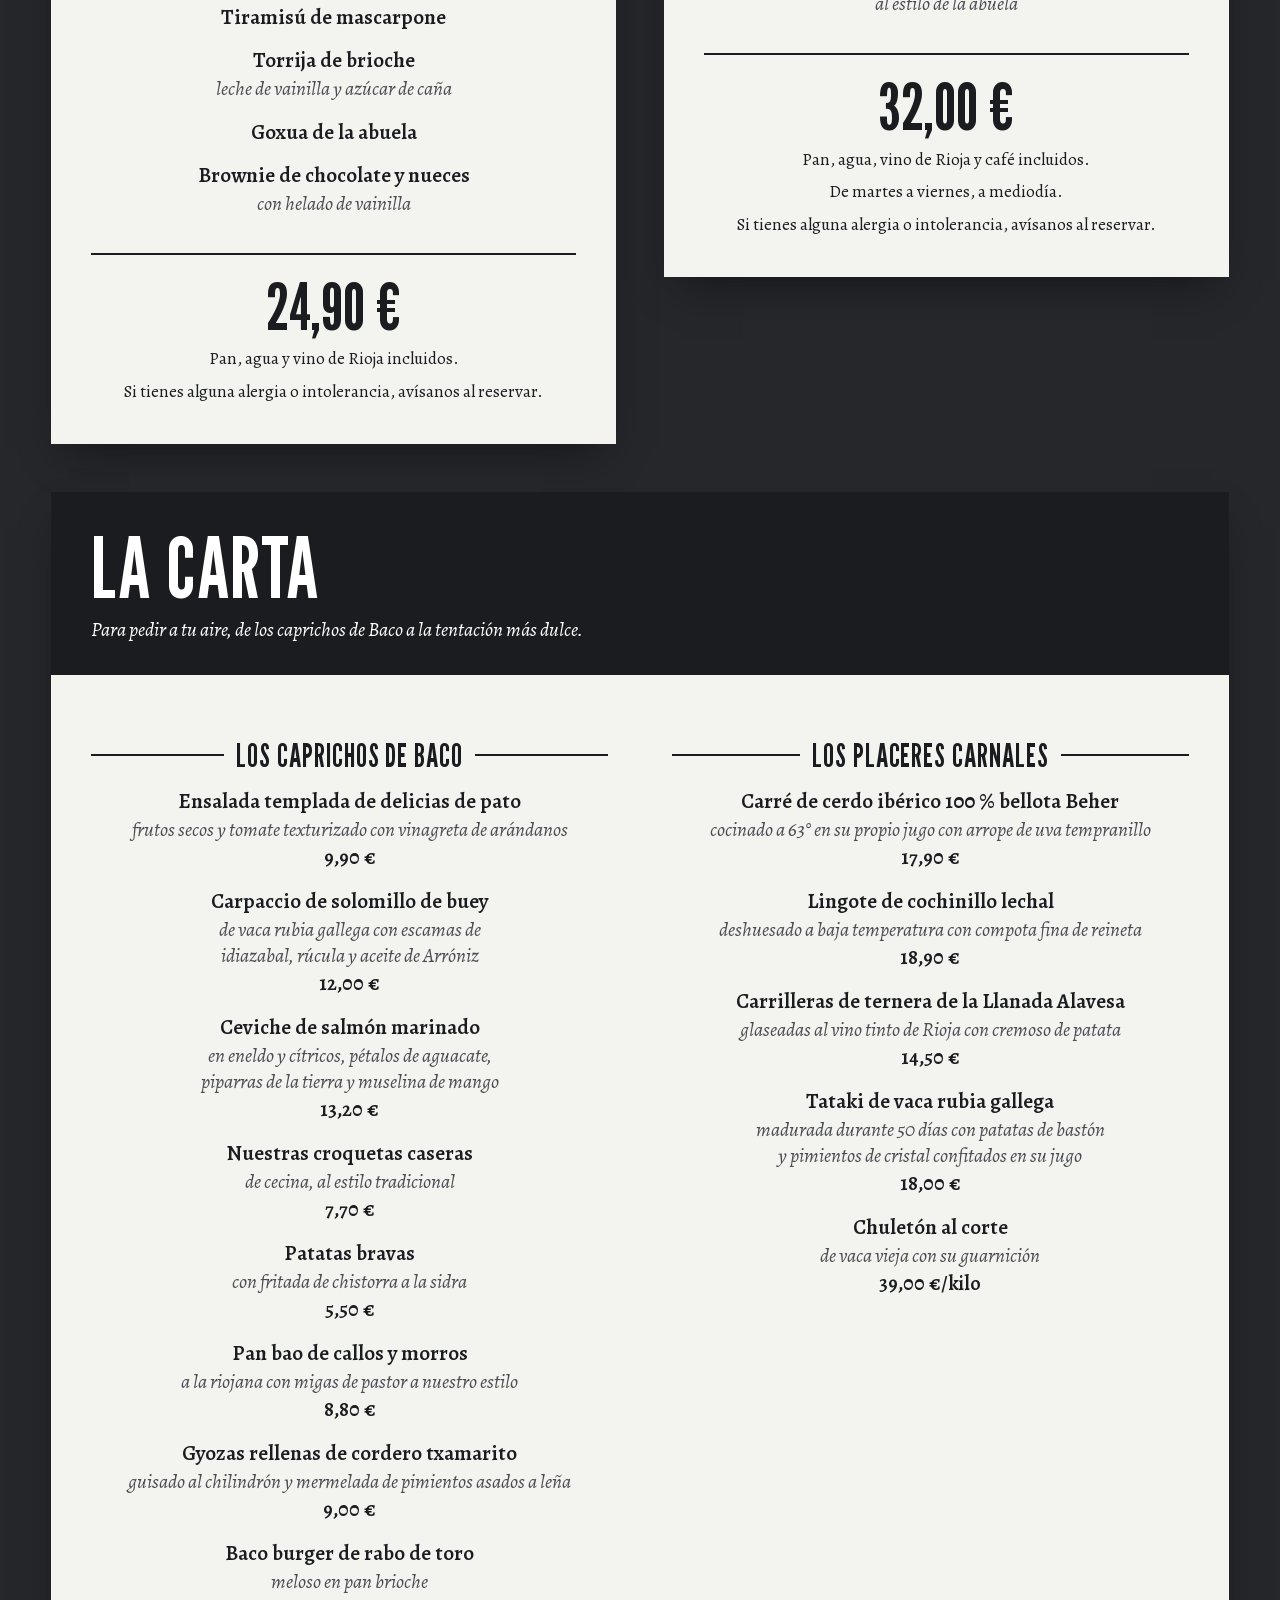
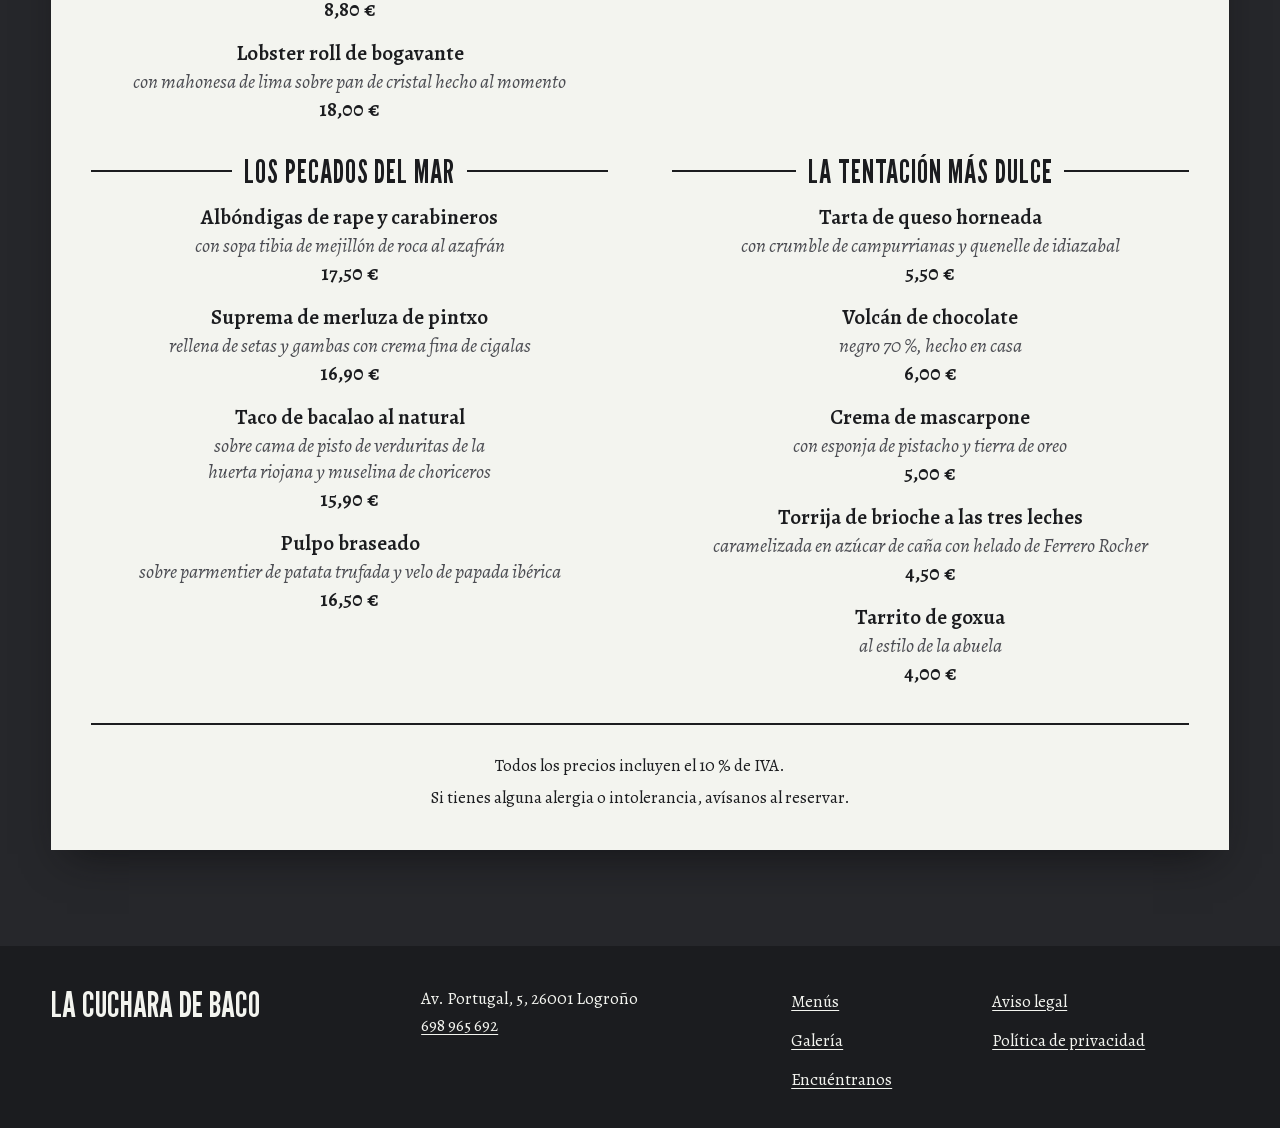
<file: menus.html>
<!doctype html>
<html lang="es">
<head>
  <meta charset="utf-8">
  <meta name="robots" content="noindex">
  <meta name="viewport" content="width=device-width, initial-scale=1, viewport-fit=cover">
  <title>Menús y carta | La Cuchara de Baco, restaurante en Logroño</title>
  <meta name="description" content="Carta, menú ejecutivo y menú del día o de fin de semana de La Cuchara de Baco, en la Avenida de Portugal, 5, Logroño. Reservas en el 698 965 692.">
  <meta property="og:type" content="website">
  <meta property="og:locale" content="es_ES">
  <meta property="og:site_name" content="La Cuchara de Baco">
  <meta property="og:title" content="Menús y carta | La Cuchara de Baco">
  <meta property="og:description" content="Carta, menú ejecutivo y menú del día o de fin de semana de La Cuchara de Baco, en Logroño.">
  <meta property="og:url" content="https://crsdigitalizacion.github.io/Restaurantebaco/menus.html">
  <meta property="og:image" content="https://crsdigitalizacion.github.io/Restaurantebaco/assets/img/compartir.jpg">
  <meta property="og:image:type" content="image/jpeg">
  <meta property="og:image:width" content="1200">
  <meta property="og:image:height" content="630">
  <meta property="og:image:alt" content="La Cuchara de Baco, restaurante en Logroño">
  <meta name="twitter:card" content="summary_large_image">
  <meta name="theme-color" content="#26272b">
  <link rel="icon" href="favicon.svg" type="image/svg+xml">
  <link rel="preload" href="assets/fonts/league-gothic.woff2" as="font" type="font/woff2" crossorigin>
  <link rel="preload" href="assets/fonts/alegreya.woff2" as="font" type="font/woff2" crossorigin>
  <link rel="stylesheet" href="assets/css/styles.css?v=4">
  <script>
    /* Cortina al entrar en cada sección, salvo si se ha pedido reducir el movimiento. */
    if (!matchMedia('(prefers-reduced-motion: reduce)').matches) {
      document.documentElement.classList.add('con-entrada');
    }
  </script>
</head>
<body class="pagina-menus">
  <div class="entrada" aria-hidden="true" data-entrada>
    <span class="entrada__telon entrada__telon--izquierda"></span>
    <span class="entrada__telon entrada__telon--derecha"></span>
    <p class="entrada__nombre">Menús</p>
  </div>
  <a class="saltar" href="#contenido">Saltar al contenido</a>

  <header class="cabecera">
    <a class="marca" href="index.html" aria-label="La Cuchara de Baco, ir al inicio">La Cuchara de Baco</a>
    <nav class="nav" aria-label="Principal">
      <ul>
        <li><a href="index.html">Inicio</a></li>
        <li><a href="menus.html" aria-current="page">Menús</a></li>
        <li><a href="galeria.html">Galería</a></li>
        <li><a href="encuentranos.html">Encuéntranos</a></li>
      </ul>
      <a class="nav__reservar" href="encuentranos.html#reservar" data-reservar>Reservar</a>
    </nav>
  </header>

  <main id="contenido" class="menus-pagina">
    <h1 class="menus-pagina__titulo">Menús</h1>
    <p class="menus-pagina__intro">Cambian a menudo. Llámanos y te contamos el de hoy.</p>
    <nav class="menus-pagina__saltos" aria-label="Ir a un menú">
      <a class="boton boton--linea-clara" href="#dia-fin-de-semana">Menú del día / fin de semana</a>
      <a class="boton boton--linea-clara" href="#ejecutivo">Menú ejecutivo</a>
      <a class="boton boton--linea-clara" href="#carta">La carta</a>
    </nav>
    <div class="hojas" data-menus>
      <noscript><p>Llámanos al 698 965 692 y te contamos los menús de hoy.</p></noscript>
    </div>
  </main>

  <footer class="pie">
    <p class="pie__marca">La Cuchara de Baco</p>
    <div class="pie__contacto">
      <p><span data-calle>Av. Portugal, 5</span>, <span data-cp>26001</span> <span data-ciudad>Logroño</span></p>
      <p><a href="tel:+34698965692" data-tel data-tel-texto>698 965 692</a></p>
    </div>
    <nav aria-label="Pie de página">
      <ul>
        <li><a href="menus.html" aria-current="page">Menús</a></li>
        <li><a href="galeria.html">Galería</a></li>
        <li><a href="encuentranos.html">Encuéntranos</a></li>
      </ul>
    </nav>
    <nav aria-label="Información legal">
      <ul>
        <li><a href="aviso-legal.html" data-aviso-legal>Aviso legal</a></li>
        <li><a href="privacidad.html" data-privacidad>Política de privacidad</a></li>
      </ul>
    </nav>
  </footer>

  <nav class="barra" aria-label="Accesos rápidos">
    <a href="menus.html" aria-current="page">Menús</a>
    <a href="galeria.html">Galería</a>
    <a href="encuentranos.html">Encuéntranos</a>
    <a class="barra__reservar" href="encuentranos.html#reservar" data-reservar>Reservar</a>
  </nav>

  <script src="assets/js/config.js"></script>
  <script src="assets/js/main.js"></script>
</body>
</html>
</file>
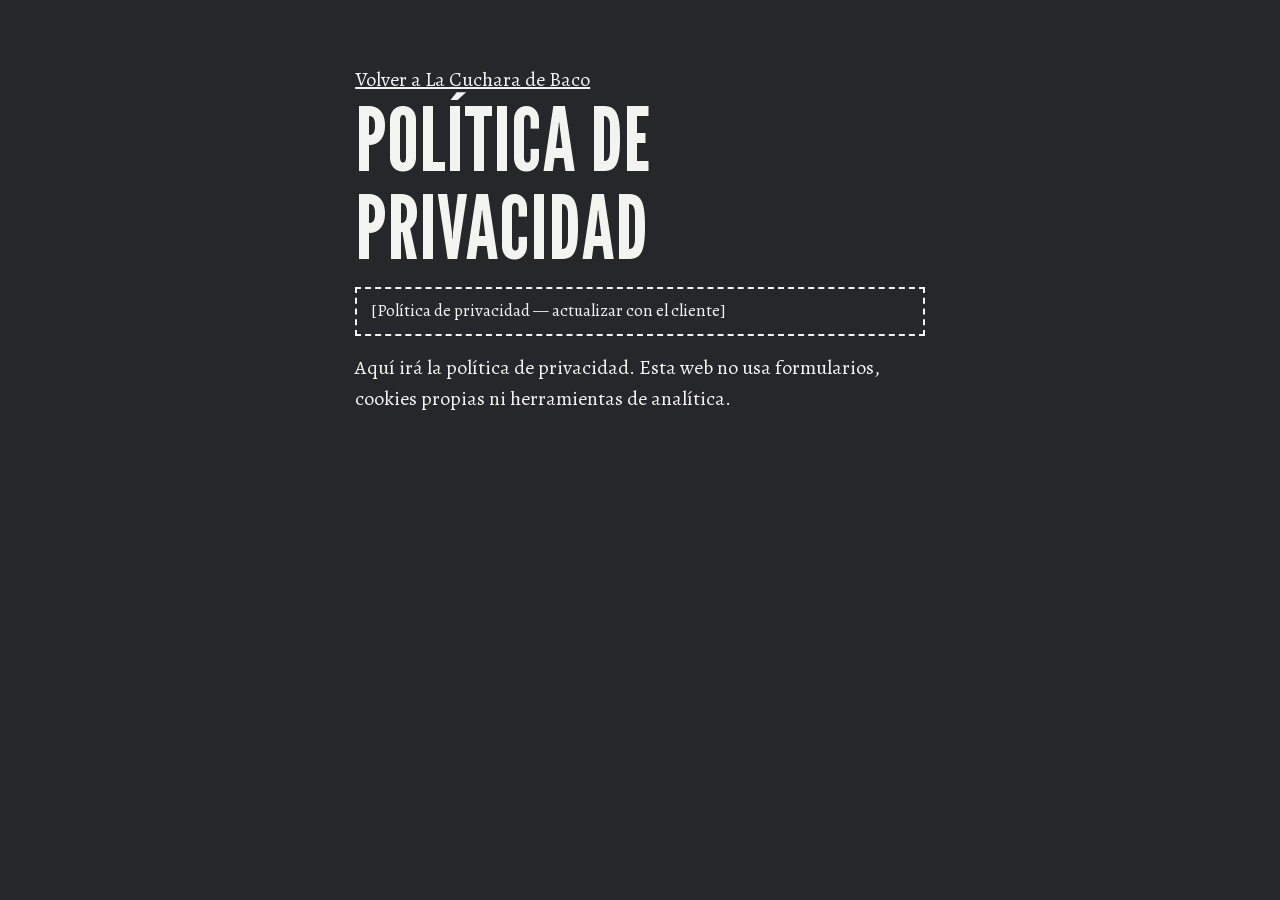
<file: privacidad.html>
<!doctype html>
<html lang="es">
<head>
  <meta charset="utf-8">
  <meta name="viewport" content="width=device-width, initial-scale=1">
  <title>Política de privacidad | La Cuchara de Baco</title>
  <meta name="robots" content="noindex">
  <link rel="icon" href="favicon.svg" type="image/svg+xml">
  <link rel="stylesheet" href="assets/css/styles.css?v=4">
</head>
<body class="legal">
  <main>
    <p><a href="index.html">Volver a La Cuchara de Baco</a></p>
    <h1>Política de privacidad</h1>
    <p class="hueco">[Política de privacidad — actualizar con el cliente]</p>
    <p>Aquí irá la política de privacidad. Esta web no usa formularios, cookies propias ni herramientas de analítica.</p>
  </main>
</body>
</html>
</file>
<file: assets/css/styles.css>
/* La Cuchara de Baco
   La página es la pared del comedor: fotos reales del local y grafito,
   el color de su fachada. Móvil primero; escritorio desde 62rem. */

@font-face {
  font-family: 'League Gothic';
  src: url('../fonts/league-gothic.woff2') format('woff2');
  font-weight: 400;
  font-stretch: 75% 100%;
  font-display: swap;
}
@font-face {
  font-family: 'Alegreya';
  src: url('../fonts/alegreya.woff2') format('woff2');
  font-weight: 400 700;
  font-style: normal;
  font-display: swap;
}
@font-face {
  font-family: 'Alegreya';
  src: url('../fonts/alegreya-italic.woff2') format('woff2');
  font-weight: 400 700;
  font-style: italic;
  font-display: swap;
}

:root {
  --azulejo: #f3f4ef;
  --carbon: #26272b;
  --grafito: #1b1c1f;
  --grafito-suave: #4b4c52;
  --pimenton: #b3341a;

  --letra-cartel: 'League Gothic', 'Arial Narrow', Impact, sans-serif;
  --letra-texto: 'Alegreya', Georgia, 'Times New Roman', serif;

  --margen: 1rem;
  --alto-barra: 3.5rem;
  /* «CUCHARA» mide 2,6 em en League Gothic: así llena justo el ancho útil. */
  --titulo: calc((100vw - 2 * var(--margen)) / 2.6);
  --ease: cubic-bezier(.16, 1, .3, 1);
}

*, *::before, *::after { box-sizing: border-box; }
html {
  scroll-padding-top: 1rem;
  -webkit-text-size-adjust: 100%;
}
body {
  margin: 0;
  background: var(--carbon);
  color: var(--azulejo);
  font-family: var(--letra-texto);
  font-size: 1.1875rem;
  line-height: 1.55;
  padding-bottom: calc(var(--alto-barra) + env(safe-area-inset-bottom));
}
/* Fondo: fotos reales fijas detrás de la portada. La primera nunca se oculta,
   así que si el reloj se congela o no hay movimiento, sigue habiendo imagen. */
.inicio { background: var(--grafito); }
.fondo {
  position: fixed;
  z-index: -1;
  inset: 0 0 auto;
  height: 100lvh;
  overflow: hidden;
  background: var(--grafito);
}
.fondo__foto { position: absolute; inset: 0; }
.fondo__foto img {
  display: block;
  width: 100%;
  height: 100%;
  max-width: none;
  object-fit: cover;
}
/* En vertical, el encuadre de las fotos del local busca las mesas y la cocina. */
@media (max-aspect-ratio: 1/1) {
  .fondo__foto:first-child img { object-position: 76% 50%; }
  .fondo__foto--3 img { object-position: 74% 50%; }
}
/* En horizontal, los platos van a la derecha para que el título no los tape. */
@media (min-aspect-ratio: 1/1) {
  .fondo__foto--3, .fondo__foto--4 { background: var(--grafito); }
  .fondo__foto--3 img, .fondo__foto--4 img { width: 62%; margin-left: auto; }
  .fondo__foto--3::after, .fondo__foto--4::after {
    content: '';
    position: absolute;
    inset: 0;
    background: linear-gradient(90deg, var(--grafito) 38%, transparent 56%);
  }
}

main { overflow-x: clip; overflow-y: visible; }
img, svg { display: block; max-width: 100%; }
h1, h2, h3, h4, p, ul, dl, dd, figure { margin: 0; padding: 0; }
ul { list-style: none; }
address { font-style: normal; }
a { color: inherit; }
button { font: inherit; color: inherit; }

h2, h3 {
  font-family: var(--letra-cartel);
  font-weight: 400;
  line-height: 1;
  text-transform: uppercase;
  letter-spacing: .01em;
}
h2 { font-size: clamp(3.5rem, 15vw, 7.5rem); }

:focus-visible {
  outline: 3px solid var(--azulejo);
  outline-offset: 3px;
}
.hoja :focus-visible,
.historia :focus-visible,
.sitio :focus-visible { outline-color: var(--grafito); }

.saltar {
  position: absolute;
  left: var(--margen);
  top: -4rem;
  z-index: 40;
  padding: .6rem 1rem;
  background: var(--azulejo);
  color: var(--grafito);
}
.saltar:focus { top: .5rem; }

.visual-oculto {
  position: absolute;
  width: 1px;
  height: 1px;
  overflow: hidden;
  clip-path: inset(50%);
  white-space: nowrap;
}

/* Espacio provisional: dato que falta por confirmar con el cliente. */
.hueco {
  padding: .7rem .85rem;
  border: 2px dashed currentColor;
  font-size: 1.0625rem;
  line-height: 1.35;
}

/* Botones ---------------------------------------------------------------- */
.boton {
  display: inline-flex;
  align-items: center;
  justify-content: center;
  min-height: 3.25rem;
  padding: .55rem 1.5rem .45rem;
  border: 2px solid currentColor;
  background: transparent;
  font-family: var(--letra-cartel);
  font-size: 1.5rem;
  line-height: 1;
  letter-spacing: .03em;
  text-transform: uppercase;
  text-decoration: none;
  white-space: nowrap;
  cursor: pointer;
  transition: background-color .2s ease, color .2s ease, border-color .2s ease, transform .12s ease;
}
.boton:active { transform: translateY(1px); }
.boton--relleno {
  background: var(--pimenton);
  border-color: var(--pimenton);
  color: #fff;
}
.boton--linea { color: var(--grafito); }
.boton--linea-clara { color: var(--azulejo); }

@media (hover: hover) {
  .boton--relleno:hover { background: var(--grafito); border-color: var(--grafito); }
  .boton--linea:hover { background: var(--grafito); border-color: var(--grafito); color: var(--azulejo); }
  .boton--linea-clara:hover { background: var(--azulejo); border-color: var(--azulejo); color: var(--grafito); }
}

/* Cortina de cada sección: se cierra al salir y se abre al llegar. */
.entrada { display: none; }
.con-entrada .entrada {
  display: block;
  position: fixed;
  z-index: 50;
  inset: 0;
  overflow: hidden;
  cursor: pointer;
}
.entrada__telon {
  position: absolute;
  top: 0;
  bottom: 0;
  width: 50.5%;
  background: var(--grafito);
  animation: telon .48s cubic-bezier(.76, 0, .24, 1) .3s forwards;
}
.entrada__telon--izquierda { left: 0; --salida: -100%; }
.entrada__telon--derecha { right: 0; --salida: 100%; }
.entrada__nombre {
  position: absolute;
  inset: 0;
  display: grid;
  place-items: center;
  padding: 0 var(--margen);
  font-family: var(--letra-cartel);
  font-size: clamp(2.75rem, 9vw, 5.5rem);
  line-height: 1;
  letter-spacing: .03em;
  text-align: center;
  text-transform: uppercase;
  animation: nombre .62s ease forwards;
}
@keyframes telon { to { transform: translateX(var(--salida)); } }
.cortina-salida {
  position: fixed;
  z-index: 50;
  inset: 0;
  overflow: hidden;
  pointer-events: none;
}
.cortina-salida .entrada__telon { animation: telon-cierra .3s cubic-bezier(.76, 0, .24, 1) both; }
@keyframes telon-cierra { from { transform: translateX(var(--salida)); } }
@keyframes nombre {
  0% { opacity: 0; transform: translateY(.3em); }
  30%, 55% { opacity: 1; transform: none; }
  100% { opacity: 0; }
}

/* Aparición de las fotos al bajar. */
.aparece {
  opacity: 0;
  transform: translateY(1.5rem);
  transition: opacity .7s ease var(--retraso, 0ms), transform .7s var(--ease) var(--retraso, 0ms);
}
.aparece.visible { opacity: 1; transform: none; }

/* Cabecera --------------------------------------------------------------- */
/* En móvil y tableta el nombre lo da el título y la navegación, la barra inferior. */
.cabecera {
  display: none;
  align-items: center;
  justify-content: space-between;
  gap: 1rem;
  min-height: 3.5rem;
  padding: .5rem var(--margen);
  background: var(--carbon);
}
.marca {
  font-family: var(--letra-cartel);
  font-size: 1.6rem;
  line-height: 1;
  letter-spacing: .03em;
  text-transform: uppercase;
  text-decoration: none;
  white-space: nowrap;
}
.nav { display: none; }
/* En móvil las páginas interiores solo muestran Inicio: el resto va en la barra. */
.pagina-menus .nav,
.pagina-galeria .nav,
.pagina-sitio .nav { display: block; }
.pagina-menus .nav li:not(:first-child),
.pagina-galeria .nav li:not(:first-child),
.pagina-sitio .nav li:not(:first-child),
.pagina-menus .nav__reservar,
.pagina-galeria .nav__reservar,
.pagina-sitio .nav__reservar { display: none; }
.nav li a {
  display: inline-flex;
  align-items: center;
  min-height: 2.75rem;
  font-family: var(--letra-cartel);
  font-size: 1.375rem;
  letter-spacing: .03em;
  text-transform: uppercase;
  text-decoration: none;
}

/* Portada ---------------------------------------------------------------- */
.portada {
  position: relative;
  /* Por encima de lo que sigue: la punta del mango puede pisar «Dos menús». */
  z-index: 3;
  isolation: isolate;
  display: grid;
  grid-template-columns: minmax(0, 1fr);
  align-content: start;
  min-height: 100svh;
  padding: 1rem var(--margen) 0;
}
.portada::before {
  content: '';
  position: absolute;
  z-index: -1;
  inset: 0;
  background: linear-gradient(180deg, rgb(20 21 24 / .8), rgb(20 21 24 / .66) 60%, rgb(20 21 24 / .12) 76%);
}
.portada__texto {
  position: relative;
  z-index: 2;
  display: contents;
}
.titulo {
  position: relative;
  z-index: 1;
  font-family: var(--letra-cartel);
  font-weight: 400;
  font-size: var(--titulo);
  line-height: .86;
  text-transform: uppercase;
}
.titulo__linea { display: block; white-space: nowrap; }
.titulo__la {
  display: block;
  font-size: .2em;
  line-height: 1;
  margin-bottom: .12em;
  letter-spacing: .03em;
}
.firma {
  position: absolute;
  z-index: 3;
  top: 1.05rem;
  right: var(--margen);
  font-style: italic;
  font-size: 1.25rem;
  line-height: 1.2;
}
.portada__pie {
  position: relative;
  z-index: 3;
  margin-top: 1.5rem;
  padding-bottom: 5.5rem;
}
.frase {
  font-family: var(--letra-texto);
  font-style: italic;
  font-weight: 500;
  font-size: 1.75rem;
  line-height: 1.12;
}
.portada__sub {
  margin-top: .75rem;
  font-size: 1.0625rem;
  line-height: 1.4;
}
.portada__acciones {
  display: grid;
  gap: .625rem;
  margin-top: 1.25rem;
}
.portada__acciones .boton { padding-inline: .5rem; font-size: 1.375rem; }


/* Presentación ----------------------------------------------------------- */
.casa {
  position: relative;
  z-index: 1;
  padding: 2.5rem var(--margen) 3rem;
  background: var(--grafito);
}
.casa__texto { max-width: 46rem; }
.casa a { text-underline-offset: .18em; }
.casa h2 { font-size: clamp(3.25rem, 14vw, 6.5rem); }
.casa__entrada {
  margin-top: 1.25rem;
  font-size: 1.5rem;
  line-height: 1.36;
  font-style: italic;
}
.casa__texto > p + p { margin-top: 1rem; }
.casa__distincion {
  margin-top: 1.75rem !important;
  padding-top: .9rem;
  border-top: 2px solid var(--azulejo);
  font-size: 1.0625rem;
  line-height: 1.4;
}
.casa__distincion a { font-weight: 600; text-underline-offset: .18em; }
.casa__cita { display: block; font-style: italic; }

/* Historia ------------------------------------------------------------------ */
.historia { position: relative; z-index: 1; background: var(--azulejo); color: var(--grafito); }
.historia__foto { width: 100%; height: auto; }
.historia__texto { padding: 2.5rem var(--margen) 3rem; }
.historia h2 { font-size: clamp(3.25rem, 14vw, 6.5rem); }
.historia__entrada { margin-top: 1.25rem; font-size: 1.5rem; line-height: 1.36; font-style: italic; }
.historia__texto > p + p { margin-top: 1rem; }
.historia__programas { margin-top: 1.75rem; border-top: 2px solid var(--grafito); }
.historia__programas li { padding: .8rem 0 .75rem; border-bottom: 2px solid var(--grafito); }
.historia__programas strong {
  display: block;
  font-family: var(--letra-cartel);
  font-size: 2.25rem;
  font-weight: 400;
  line-height: 1.05;
  text-transform: uppercase;
}
.historia__programas span { font-style: italic; color: var(--grafito-suave); }

/* Platos destacados ---------------------------------------------------------- */
.destacados { position: relative; z-index: 1; padding: 4rem var(--margen); background: var(--grafito); }
.destacados h2 { font-size: clamp(3.25rem, 14vw, 6.5rem); }
.destacados__lista {
  display: grid;
  grid-template-columns: repeat(2, minmax(0, 1fr));
  gap: 1.5rem .75rem;
  margin: 1.75rem 0 2rem;
}
.destacado { display: block; min-width: 0; text-decoration: none; }
.destacado:first-child { grid-column: 1 / -1; }
.destacado__foto { display: block; overflow: hidden; aspect-ratio: 3 / 4; background: var(--carbon); }
.destacado:first-child .destacado__foto { aspect-ratio: 16 / 10; }
.destacado__foto img { width: 100%; height: 100%; object-fit: cover; transition: transform .5s var(--ease); }
.destacado strong {
  display: block;
  margin-top: .7rem;
  font-family: var(--letra-cartel);
  font-size: 1.875rem;
  font-weight: 400;
  line-height: 1.05;
  text-transform: uppercase;
}
.destacado__detalle { display: block; margin-top: .25rem; font-size: 1.0625rem; font-style: italic; line-height: 1.3; }
@media (hover: hover) {
  .destacado:hover img { transform: scale(1.04); }
}

/* Opiniones ------------------------------------------------------------------ */
.opiniones {
  position: relative;
  z-index: 1;
  padding: 4rem var(--margen);
  background: var(--carbon);
}
.opiniones h2 { font-size: clamp(3.25rem, 14vw, 6.5rem); }
.opiniones__nota { display: flex; align-items: baseline; gap: .75rem; margin-top: 1.25rem; }
.opiniones__nota strong {
  font-family: var(--letra-cartel);
  font-size: clamp(5rem, 24vw, 9rem);
  font-weight: 400;
  line-height: .9;
}
.opiniones__nota span { max-width: 13rem; line-height: 1.35; font-style: italic; }
.opiniones__lista { display: grid; gap: 1.75rem; margin-top: 2.25rem; }
.opinion { padding-top: 1rem; border-top: 2px solid var(--azulejo); }
.opinion blockquote { margin: 0; font-size: 1.625rem; line-height: 1.22; font-style: italic; }
.opinion figcaption { margin-top: .6rem; font-size: 1.0625rem; }
.opinion a { text-underline-offset: .18em; }
.opiniones__acciones { display: grid; gap: .625rem; margin-top: 2.5rem; }

/* Encuéntranos ------------------------------------------------------------ */
.sitio {
  padding: 4rem var(--margen) 3.5rem;
  background: var(--azulejo);
  color: var(--grafito);
}
.sitio h1 {
  font-family: var(--letra-cartel);
  font-size: clamp(3.25rem, 14vw, 6.5rem);
  font-weight: 400;
  line-height: 1;
  text-transform: uppercase;
}
.sitio__datos { margin-top: 1.5rem; display: grid; gap: 1.25rem; }
.sitio__direccion, .sitio__telefono {
  font-family: var(--letra-cartel);
  text-decoration: none;
  line-height: .95;
  text-transform: uppercase;
}
.sitio__direccion { display: block; font-size: clamp(3.25rem, 18.6vw, 11rem); white-space: nowrap; }
.sitio__direccion small {
  display: block;
  margin-top: .5rem;
  font-family: var(--letra-texto);
  font-size: 1.25rem;
  line-height: 1.25;
  text-transform: none;
}
.sitio__telefono { font-size: clamp(3.5rem, 19vw, 8rem); color: var(--pimenton); }
.sitio__lateral { margin-top: 2.25rem; }
.sitio__foto { width: 100%; height: auto; margin-bottom: 1.75rem; }
.sitio__horario h3 { font-size: 2rem; }
.sitio__horario p { margin-top: .35rem; }
.sitio__horario dl { margin-top: .5rem; display: grid; grid-template-columns: auto 1fr; gap: .2rem 1rem; }
.sitio__horario dd { text-wrap: balance; }
.sitio__acciones { display: grid; gap: .625rem; margin-top: 1.75rem; }

/* Formulario de reserva ------------------------------------------------------- */
.reserva { padding: 3.5rem var(--margen) 4rem; scroll-margin-top: 1rem; }
.reserva h2 { font-size: clamp(3.25rem, 14vw, 6.5rem); }
.reserva__cabeza p { margin-top: .5rem; max-width: 34ch; font-size: 1.3125rem; font-style: italic; line-height: 1.3; }
.formulario {
  display: grid;
  grid-template-columns: repeat(2, minmax(0, 1fr));
  gap: 1.1rem .75rem;
  margin-top: 1.75rem;
  padding: 1.5rem 1.25rem 1.75rem;
  background: var(--azulejo);
  color: var(--grafito);
  box-shadow: 0 1.25rem 2.5rem -1rem rgb(12 12 14 / .65);
}
.formulario :focus-visible { outline-color: var(--grafito); }
.campo { display: grid; align-content: start; gap: .3rem; min-width: 0; }
.campo--ancho { grid-column: 1 / -1; }
/* En móvil la fecha va sola: Safari le da un ancho propio y no debe chocar con nada. */
.campo--fecha,
.campo--menu { grid-column: 1 / -1; }
.campo--fecha { overflow: hidden; }
.campo label { font-size: 1.0625rem; font-weight: 600; line-height: 1.25; }
.campo input:not([type='checkbox']),
.campo select,
.campo textarea {
  width: 100%;
  min-height: 3rem;
  padding: .55rem .7rem;
  border: 2px solid var(--grafito);
  border-radius: 0;
  background: #fff;
  color: var(--grafito);
  font: inherit;
  font-size: 1.0625rem;
}
.campo input:not([type='checkbox']),
.campo select { height: 3rem; }
.campo select { padding-inline: .5rem .25rem; }
/* La fecha trae un ancho mínimo del navegador que la sacaba de su columna en móvil. */
.campo input[type='date'] {
  display: block;
  min-width: 0;
  max-width: 100%;
  padding-inline: .5rem;
  -webkit-appearance: none;
  appearance: none;
}
.campo input[type='date']::-webkit-date-and-time-value { min-width: 0; text-align: left; }
.campo input[type='date']::-webkit-calendar-picker-indicator { margin-inline-start: 0; padding: 0; }
.campo textarea { resize: vertical; line-height: 1.35; }
.campo--casilla { grid-template-columns: auto 1fr; align-items: center; gap: .6rem; }
.campo--casilla input { width: 1.5rem; height: 1.5rem; margin: 0; accent-color: var(--pimenton); }
.campo--casilla label { font-weight: 400; }
.campo--casilla a { text-underline-offset: .18em; }
.formulario__aviso { padding: .7rem .85rem; border: 2px solid var(--pimenton); font-size: 1.0625rem; line-height: 1.35; }

/* Pie --------------------------------------------------------------------- */
.pie {
  display: grid;
  gap: 1.5rem;
  padding: 2.5rem var(--margen) 2rem;
  background: var(--grafito);
  color: var(--azulejo);
  font-size: 1.0625rem;
}
.pie__marca {
  font-family: var(--letra-cartel);
  font-size: 2.25rem;
  line-height: 1;
  text-transform: uppercase;
}
.pie a { text-underline-offset: .18em; }
.pie li + li { margin-top: .5rem; }
.pie li a { display: inline-block; padding-block: .15rem; }

/* Barra móvil: navegación a mano del pulgar. ------------------------------- */
.barra {
  position: fixed;
  z-index: 20;
  inset: auto 0 0;
  display: grid;
  grid-template-columns: 1fr 1fr 1.42fr 1.3fr;
  min-height: calc(var(--alto-barra) + env(safe-area-inset-bottom));
  padding-bottom: env(safe-area-inset-bottom);
  background: var(--grafito);
  color: var(--azulejo);
  font-family: var(--letra-cartel);
  font-size: 1.3125rem;
  letter-spacing: .03em;
  text-transform: uppercase;
}
.barra a {
  display: grid;
  place-items: center;
  text-decoration: none;
}
.barra__reservar { background: var(--pimenton); color: #fff; }
.barra [aria-current='page'],
.nav [aria-current='page'] { text-decoration: underline; text-underline-offset: .2em; }

/* Galería ------------------------------------------------------------------- */
.album { margin-top: 3.5rem; scroll-margin-top: 1rem; }
.album h2 { font-size: clamp(3.25rem, 14vw, 6.5rem); }
.album__texto { margin-top: .5rem; font-size: 1.3125rem; font-style: italic; line-height: 1.3; }
.fotos { margin-top: 1.25rem; }
.foto {
  display: block;
  width: 100%;
  padding: 0;
  border: 0;
  overflow: hidden;
  background: var(--grafito);
  cursor: zoom-in;
}
.foto img {
  width: 100%;
  height: auto;
  transition: transform .5s var(--ease);
}
@media (hover: hover) {
  .foto:hover img { transform: scale(1.04); }
}

/* Cada sección tiene su composición: local y postres, a tamaño; platos, sin recortes. */
.fotos--el-local,
.fotos--postres-y-vinos {
  display: grid;
  grid-template-columns: repeat(2, minmax(0, 1fr));
  gap: .5rem;
}
.fotos--el-local .foto:first-child,
.fotos--postres-y-vinos .foto:first-child { grid-column: 1 / -1; }
.fotos--el-local .foto:not(:first-child) { aspect-ratio: 1; }
.fotos--postres-y-vinos .foto:not(:first-child) { aspect-ratio: 3 / 4; }
.fotos--el-local img,
.fotos--postres-y-vinos img { height: 100%; object-fit: cover; }
.fotos--platos { columns: 2; column-gap: .5rem; }
.fotos--platos .foto { margin-bottom: .5rem; break-inside: avoid; }

/* Visor a pantalla completa. */
.visor {
  width: 100%;
  max-width: none;
  height: 100dvh;
  max-height: none;
  margin: 0;
  padding: 0;
  border: 0;
  background: rgb(12 12 14 / .96);
  color: var(--azulejo);
}
.visor::backdrop { background: rgb(12 12 14 / .9); }
.visor__marco {
  display: grid;
  grid-template-rows: auto minmax(0, 1fr) auto;
  gap: .5rem;
  height: 100%;
  padding: .75rem var(--margen) calc(.75rem + env(safe-area-inset-bottom));
}
.visor__barra,
.visor__pasos { display: flex; align-items: center; justify-content: space-between; gap: .75rem; }
.visor__cuenta { font-style: italic; }
.visor__foto {
  display: grid;
  grid-template-rows: minmax(0, 1fr) auto;
  justify-items: center;
  gap: .5rem;
  min-height: 0;
}
.visor__foto img { width: 100%; height: 100%; object-fit: contain; }
.visor__foto figcaption { max-width: 60ch; font-size: 1.0625rem; font-style: italic; line-height: 1.3; text-align: center; }
.visor__boton {
  min-height: 2.75rem;
  padding: .3rem 1rem .2rem;
  border: 2px solid currentColor;
  background: none;
  font-family: var(--letra-cartel);
  font-size: 1.375rem;
  letter-spacing: .03em;
  text-transform: uppercase;
  cursor: pointer;
}
@media (hover: hover) {
  .visor__boton:hover { background: var(--azulejo); color: var(--grafito); border-color: var(--azulejo); }
}

/* Página de menús: cada menú es una hoja de carta impresa sobre la pared. ---- */
.pagina-menus .cabecera,
.pagina-galeria .cabecera,
.pagina-sitio .cabecera { display: flex; }
.pagina-menus,
.pagina-galeria,
.pagina-sitio { background: var(--carbon); }
.menus-pagina { padding: 1.5rem var(--margen) 3rem; }
.menus-pagina__titulo {
  font-family: var(--letra-cartel);
  font-size: clamp(5.5rem, 34vw, 12rem);
  font-weight: 400;
  line-height: .86;
  text-transform: uppercase;
}
.menus-pagina__intro { margin-top: .75rem; max-width: 34ch; font-size: 1.3125rem; line-height: 1.3; font-style: italic; }
.menus-pagina__saltos { display: grid; gap: .625rem; margin-top: 1.5rem; }
.menus-pagina__saltos .boton { white-space: normal; text-align: center; }
.hojas { display: grid; grid-template-columns: minmax(0, 1fr); gap: 2.5rem; margin-top: 2.5rem; }
.hoja {
  scroll-margin-top: 1rem;
  background: var(--azulejo);
  color: var(--grafito);
  box-shadow: 0 1.25rem 2.5rem -1rem rgb(12 12 14 / .65);
}
.hoja__cabeza { padding: 1.75rem 1.25rem 1.6rem; color: #fff; }
.hoja--primera .hoja__cabeza { background: var(--pimenton); }
.hoja--segunda .hoja__cabeza,
.hoja--carta .hoja__cabeza { background: var(--grafito); }
.hoja__cabeza h2 { font-size: clamp(3.25rem, 14vw, 5.25rem); line-height: .95; }
.hoja__cabeza p { margin-top: .6rem; font-size: 1.25rem; line-height: 1.3; font-style: italic; }
.hoja__cuerpo { padding: 1.5rem 1.25rem 2rem; }
.hoja__mensaje { font-size: 1.1875rem; font-style: italic; line-height: 1.35; text-align: center; }
.curso { margin-top: 2rem; text-align: center; }
.curso__titulo {
  display: grid;
  grid-template-columns: 1fr auto 1fr;
  align-items: center;
  gap: .75rem;
  font-size: 2rem;
  letter-spacing: .03em;
}
.curso__titulo::before,
.curso__titulo::after { content: ''; height: 2px; background: var(--grafito); }
.curso li { margin-top: 1.1rem; line-height: 1.3; }
.plato__nombre { display: block; font-size: 1.3125rem; font-weight: 600; line-height: 1.22; text-wrap: balance; }
.plato__detalle { display: block; margin-top: .15rem; font-style: italic; color: var(--grafito-suave); text-wrap: balance; }
.plato__precio { display: block; margin-top: .15rem; font-weight: 600; }
.curso .hueco { margin-top: 1rem; text-align: left; }
.hoja__pie { margin-top: 2.25rem; padding-top: 1.25rem; border-top: 2px solid var(--grafito); text-align: center; }
.hoja__precio { font-family: var(--letra-cartel); font-size: 4rem; line-height: 1; }
.hoja__pie .hueco { text-align: left; }
.hoja__nota { margin-top: .6rem; font-size: 1.0625rem; line-height: 1.35; }
.hoja__pie .boton { width: 100%; margin-top: 1.25rem; }
.hoja__carta { display: block; margin-top: 1.25rem; }

@media (prefers-reduced-motion: no-preference) {
  html { scroll-behavior: smooth; }
  /* Único momento coreografiado en CSS: entra el título; el fondo va aparte.
     Sin opacidad a propósito: si el reloj se congela, el contenido sigue visible. */
  .titulo__linea, .titulo__la { animation: titulo .9s var(--ease) both; }
  .titulo__linea:nth-of-type(2) { animation-delay: .08s; }
  .titulo__linea:nth-of-type(3) { animation-delay: .16s; }
  .con-entrada .titulo__linea,
  .con-entrada .titulo__la { animation-delay: .35s; }
  @keyframes titulo { from { transform: translateY(.07em); } }

  /* Pase de fotos: 4 fotos, 7 s cada una. Cada foto entra sobre la anterior y
     la última se funde para dejar ver otra vez la primera. */
  .fondo__foto img { animation: acercar 28s linear infinite; }
  .fondo__foto--2, .fondo__foto--3, .fondo__foto--4 {
    opacity: 0;
    animation: pase 28s linear infinite;
  }
  .fondo__foto--2, .fondo__foto--2 img { animation-delay: 7s; }
  .fondo__foto--3, .fondo__foto--3 img { animation-delay: 14s; }
  .fondo__foto--4, .fondo__foto--4 img { animation-delay: 21s; }
  .fondo__foto--4 { animation-name: pase-ultima; }
  @keyframes pase {
    0% { opacity: 0; }
    7%, 32% { opacity: 1; }
    33%, 100% { opacity: 0; }
  }
  @keyframes pase-ultima {
    0% { opacity: 0; }
    7%, 25% { opacity: 1; }
    32%, 100% { opacity: 0; }
  }
  @keyframes acercar {
    from { transform: scale(1.01); }
    36%, 100% { transform: scale(1.11); }
  }

  @supports (animation-timeline: scroll()) {
    /* En escritorio el nombre pasa a la cabecera cuando el título sale de pantalla. */
    @media (min-width: 62rem) {
      .inicio .marca {
        animation: marca linear both;
        animation-timeline: scroll(root);
        animation-range: 30vh 55vh;
      }
      .inicio .marca:focus-visible { animation: none; }
      @keyframes marca {
        from { opacity: 0; transform: translateY(.4rem); }
      }
    }
  }
}

@media (prefers-reduced-motion: reduce) {
  .boton { transition: none; }
}

/* Móvil pequeño ------------------------------------------------------------ */
@media (max-width: 22.4rem) {
  .campo input[type='date'],
  .campo select { font-size: .9375rem; }
  .barra { font-size: 1.15rem; }
  .portada__acciones .boton { font-size: 1.2rem; }
}

/* Tableta ------------------------------------------------------------------ */
@media (min-width: 40rem) {
  :root { --margen: 2rem; }
  :root { --titulo: min(calc((100vw - 2 * var(--margen)) / 2.6), 34dvh); }
}

/* Escritorio --------------------------------------------------------------- */
@media (min-width: 62rem) {
  :root { --margen: clamp(2rem, 4vw, 4.5rem); }
  html { scroll-padding-top: 5rem; }
  body { padding-bottom: 0; font-size: 1.25rem; }
  .barra { display: none; }

  .cabecera {
    display: flex;
    position: sticky;
    top: 0;
    z-index: 30;
    min-height: 4.5rem;
    padding-block: .5rem;
  }
  .marca { font-size: 2rem; }
  .nav,
  .pagina-menus .nav,
  .pagina-galeria .nav,
  .pagina-sitio .nav { display: flex; align-items: center; gap: 2.25rem; }
  .pagina-menus .nav li:not(:first-child),
  .pagina-galeria .nav li:not(:first-child),
  .pagina-sitio .nav li:not(:first-child) { display: list-item; }
  .pagina-menus .nav__reservar,
  .pagina-galeria .nav__reservar,
  .pagina-sitio .nav__reservar { display: inline-flex; }
  .nav ul { display: flex; gap: 2rem; }
  .nav li a {
    position: relative;
    display: inline-block;
    padding: .35rem 0 .2rem;
    font-family: var(--letra-cartel);
    font-size: 1.5rem;
    line-height: 1;
    letter-spacing: .03em;
    text-transform: uppercase;
    text-decoration: none;
  }
  .nav li a::after {
    content: '';
    position: absolute;
    inset: auto 0 0;
    height: 2px;
    background: currentColor;
    transform: scaleX(0);
    transform-origin: left;
    transition: transform .25s var(--ease);
  }
  .nav li a:hover::after { transform: scaleX(1); }
  .nav__reservar {
    display: inline-flex;
    align-items: center;
    min-height: 3rem;
    padding: .4rem 1.4rem .3rem;
    background: var(--pimenton);
    color: #fff;
    font-family: var(--letra-cartel);
    font-size: 1.5rem;
    line-height: 1;
    letter-spacing: .03em;
    text-transform: uppercase;
    text-decoration: none;
    transition: background-color .2s ease;
  }
  .nav__reservar:hover { background: var(--grafito); }

  .inicio .cabecera { background: rgb(27 28 31 / .95); }
  .portada {
    --alto: calc(100dvh - 4.5rem);
    min-height: max(40rem, var(--alto));
    padding-top: .5rem;
  }
  .portada::before {
    background: linear-gradient(90deg, rgb(20 21 24 / .82), rgb(20 21 24 / .5) 48%, rgb(20 21 24 / .12) 78%);
  }
  :root { --titulo: min(19vw, 36dvh); }
  .titulo__la { font-size: .13em; }
  .firma { top: .9rem; right: auto; left: calc(var(--margen) + 3.25rem); }
  .portada__pie {
    display: grid;
    grid-template-columns: auto auto;
    justify-content: start;
    align-items: end;
    column-gap: 3rem;
    width: min(66%, 60rem);
    margin-top: 1.25rem;
    padding-bottom: 3rem;
  }
  .frase { font-size: clamp(2rem, 3.1vw, 2.75rem); grid-column: 1 / -1; }
  .portada__sub { max-width: 30ch; font-size: 1.25rem; }
  .portada__acciones { grid-auto-flow: column; }
  .portada__acciones .boton { padding-inline: 1.5rem; font-size: 1.5rem; }

  .casa { padding-block: 5rem 4.5rem; }

  .album { margin-top: 5rem; scroll-margin-top: 5.5rem; }
  .fotos { margin-top: 1.75rem; }
  .fotos--el-local { grid-template-columns: repeat(3, minmax(0, 1fr)); grid-template-rows: repeat(2, minmax(0, 1fr)); }
  .fotos--el-local .foto:first-child { grid-column: span 2; grid-row: span 2; aspect-ratio: 4 / 3; }
  .fotos--el-local .foto:not(:first-child) { aspect-ratio: auto; min-height: 0; }
  .fotos--postres-y-vinos { grid-template-columns: repeat(3, minmax(0, 1fr)); }
  .fotos--postres-y-vinos .foto:first-child { grid-column: span 2; min-height: 0; }
  .fotos--platos { columns: 3; }

  .historia { display: grid; grid-template-columns: repeat(2, minmax(0, 1fr)); }
  .historia__foto { height: 100%; object-fit: cover; }
  .historia__texto { align-self: center; padding: 4.5rem var(--margen); }
  .historia__entrada { font-size: 2rem; line-height: 1.32; }

  .destacados { padding-block: 5.5rem; }
  .destacados__lista { grid-template-columns: minmax(0, 2fr) minmax(0, 1fr) minmax(0, 1fr); gap: 1.25rem; margin: 2.5rem 0 2.5rem; }
  .destacado:first-child { grid-column: auto; }
  .destacado__foto,
  .destacado:first-child .destacado__foto { aspect-ratio: auto; height: clamp(22rem, 36vw, 34rem); }
  .destacado strong { font-size: 2.25rem; }

  .opiniones { padding-block: 5.5rem; }
  .opiniones__lista { grid-template-columns: repeat(3, minmax(0, 1fr)); gap: 3rem; margin-top: 3rem; }
  .opinion blockquote { font-size: 2rem; }
  .opiniones__acciones { grid-auto-flow: column; justify-content: start; margin-top: 3rem; }
  .casa__entrada { font-size: 2rem; line-height: 1.32; }

  .menus-pagina { padding-block: 2.5rem 6rem; }
  .menus-pagina__saltos { grid-auto-flow: column; justify-content: start; }
  .menus-pagina__saltos .boton { white-space: nowrap; }
  .hojas { grid-template-columns: repeat(2, minmax(0, 1fr)); gap: 3rem; align-items: start; margin-top: 3.5rem; }
  .hoja { scroll-margin-top: 6rem; }
  .hoja--segunda { margin-top: 4rem; }
  .hoja--carta { grid-column: 1 / -1; }
  .hoja--carta .hoja__cursos { display: grid; grid-template-columns: repeat(2, minmax(0, 1fr)); gap: 0 4rem; align-items: start; }
  .hoja__cabeza { padding: 2.25rem 2.5rem 2rem; }
  .hoja__cuerpo { padding: 2rem 2.5rem 2.5rem; }

  .sitio {
    display: grid;
    grid-template-columns: minmax(0, 8fr) minmax(0, 4fr);
    column-gap: 3rem;
    align-items: end;
    padding-block: 5.5rem 5rem;
  }
  .sitio h1 { grid-column: 1 / -1; }
  .sitio__lateral { margin-top: 0; }
  .sitio__acciones .boton { width: 100%; }
  .sitio { align-items: start; }

  .reserva {
    display: grid;
    grid-template-columns: minmax(0, 4fr) minmax(0, 7fr);
    gap: 3rem;
    align-items: start;
    padding-block: 5rem 6rem;
    scroll-margin-top: 4.5rem;
  }
  .reserva h2 { font-size: clamp(4rem, 7vw, 6.5rem); }
  .formulario { gap: 1.25rem 1rem; margin-top: 0; padding: 2.25rem 2.5rem 2.5rem; }
  .campo--fecha,
  .campo--menu { grid-column: auto; }

  .pie {
    grid-template-columns: 2fr 2fr 1fr 1.4fr;
    gap: 2rem;
    align-items: start;
  }

}

/* Páginas legales provisionales -------------------------------------------- */
.legal { padding-bottom: 0; }
.legal main {
  max-width: 42rem;
  margin: 0 auto;
  padding: 3rem var(--margen) 4rem;
}
.legal h1 {
  font-family: var(--letra-cartel);
  font-size: clamp(3rem, 14vw, 5.5rem);
  font-weight: 400;
  line-height: 1;
  text-transform: uppercase;
}
.legal p { margin-top: 1rem; }
</file>
